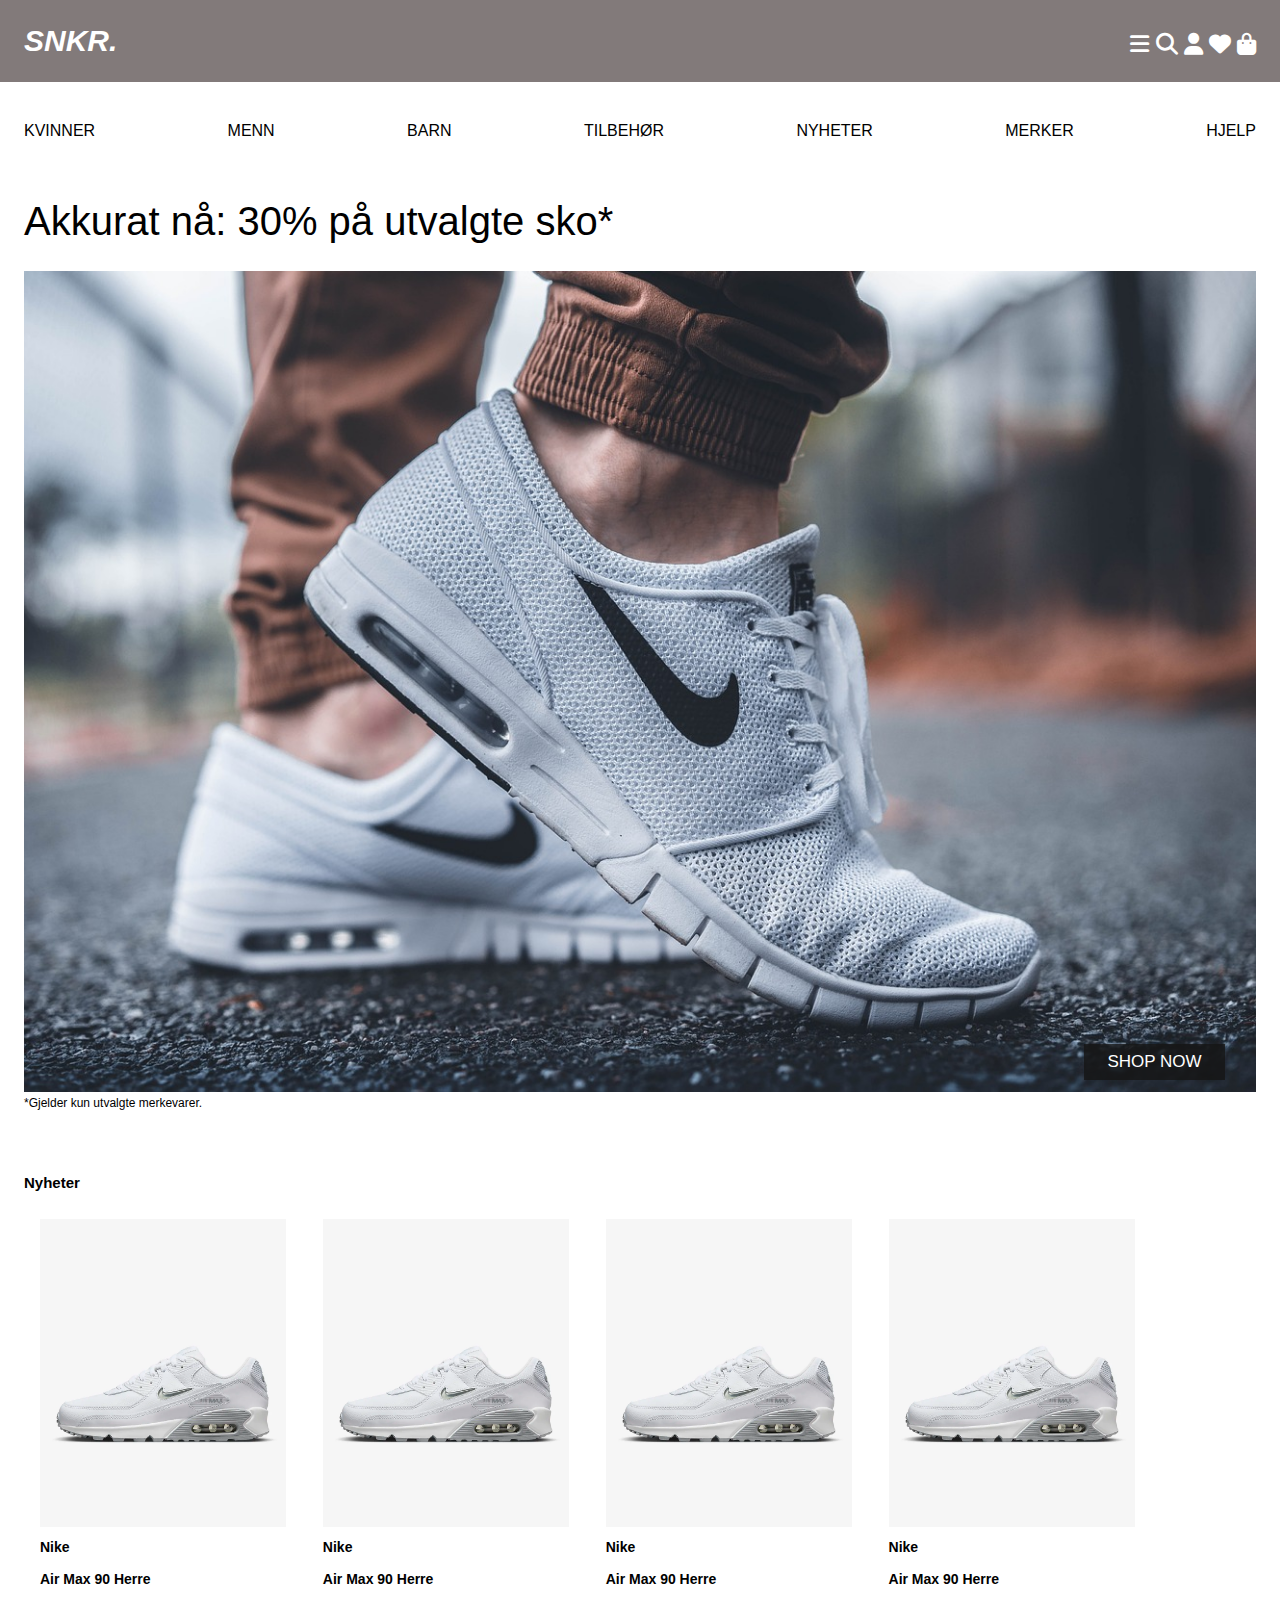
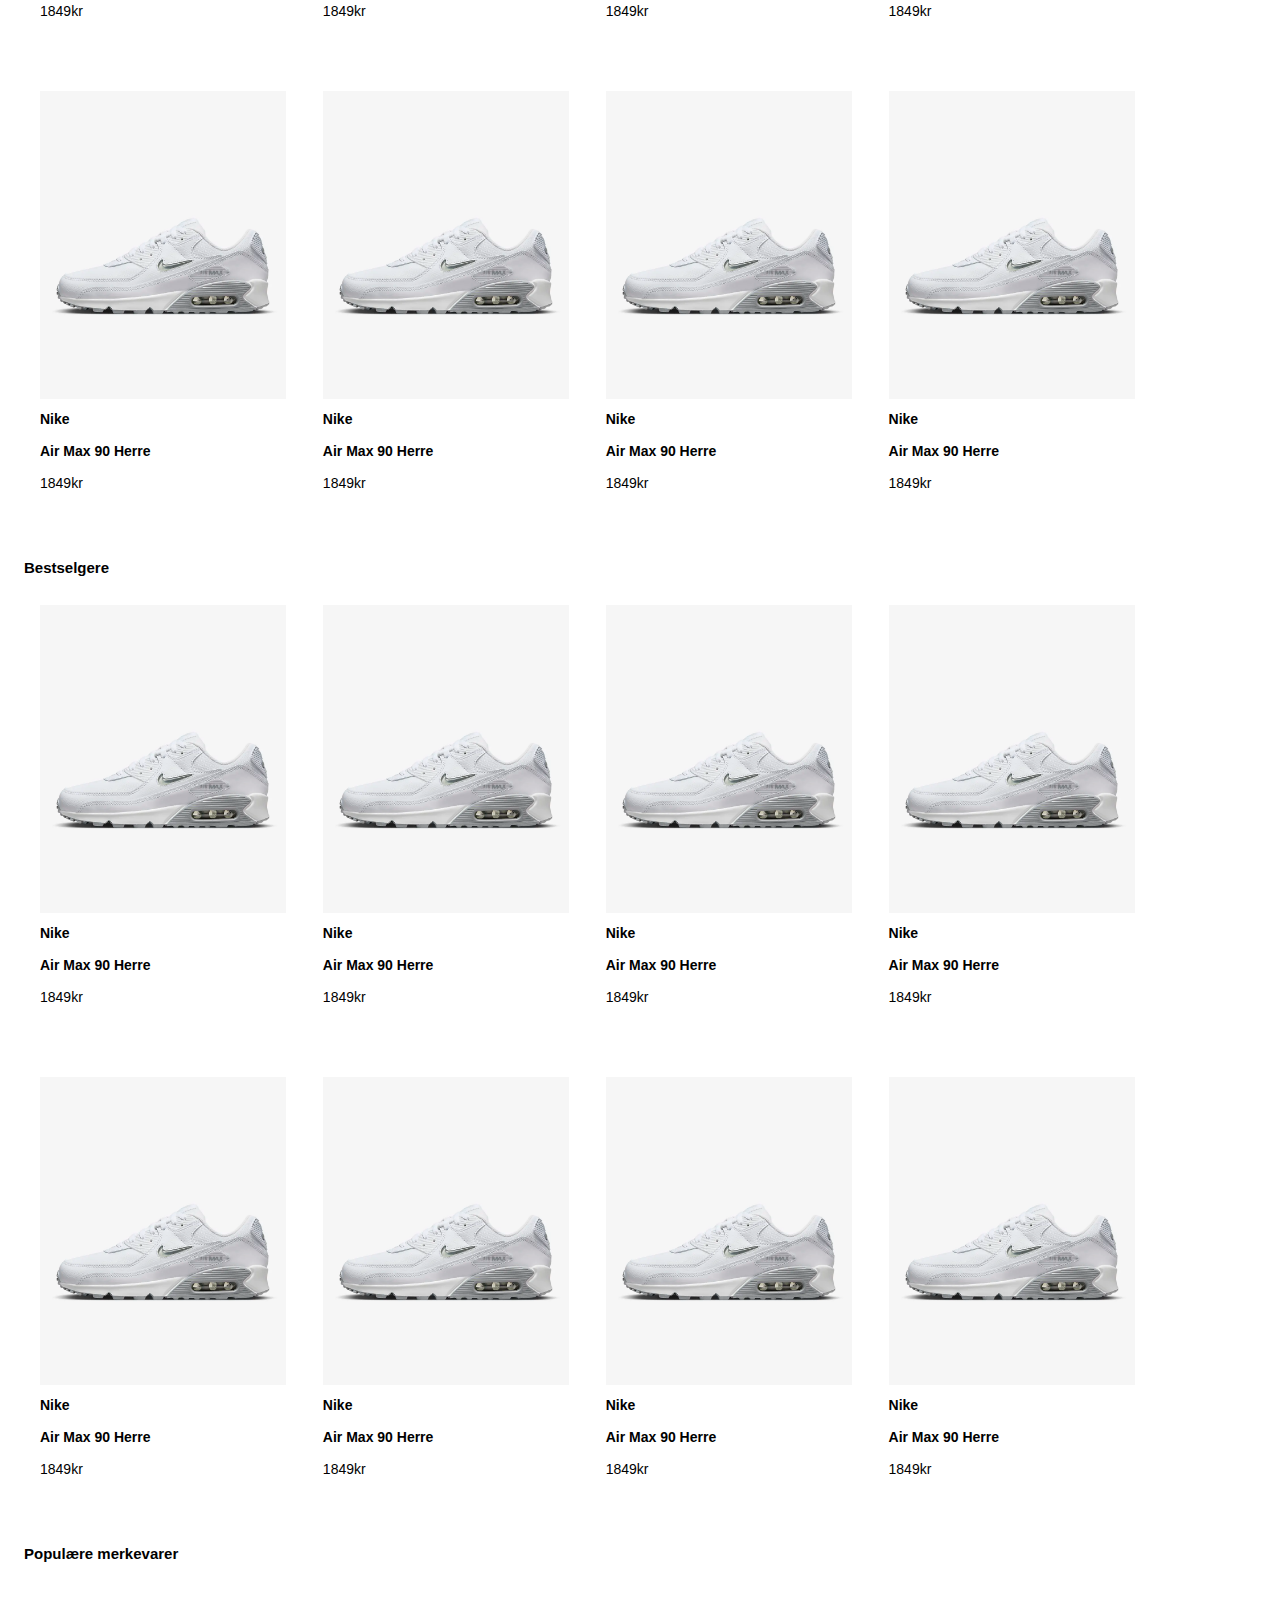
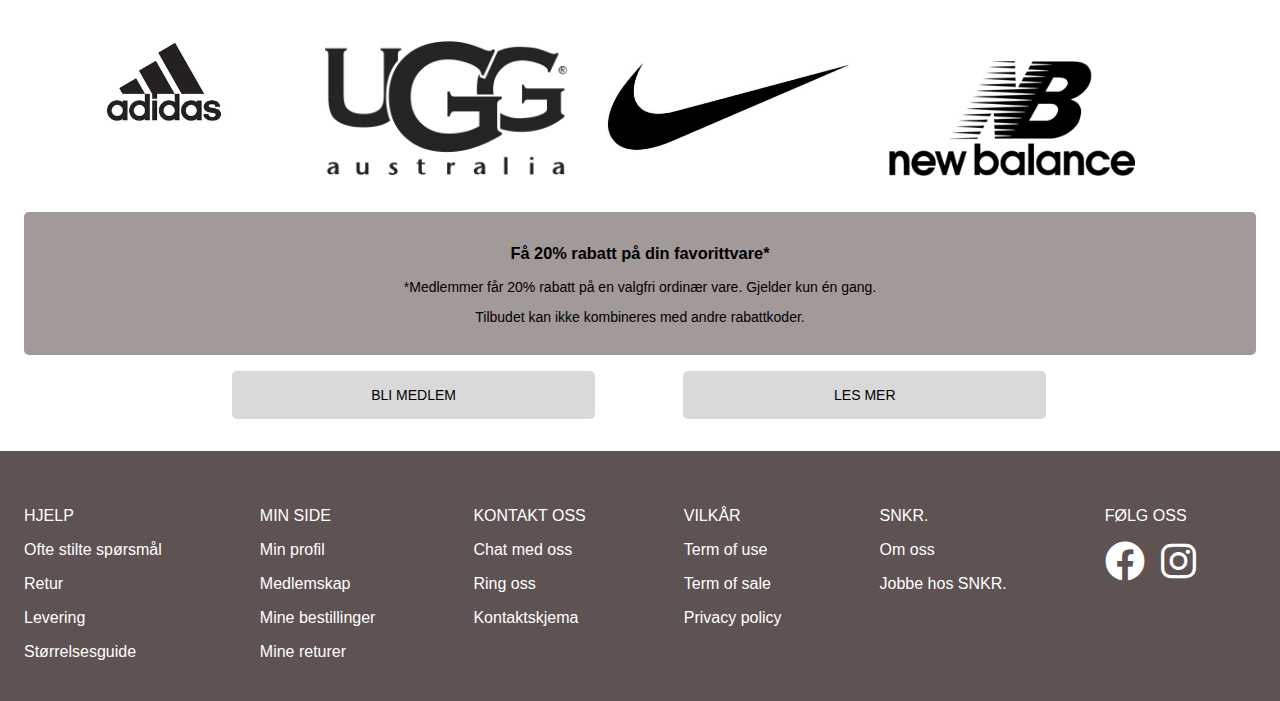
<file: index.html>
<!DOCTYPE html>
<html lang="en">
<head>
    <meta charset="UTF-8">
    <meta name="viewport" content="width=device-width, initial-scale=1.0">
    <!--Generell metadata start-->
    <meta name="description" content="Oppdag dine favorittsko fra ledende merker eller utforsk unike stiler hos SNKR. | Gratis frakt over 599kr og fri retur! | Rask levering">
    <meta name="keywords" content="SNKR, snkr, sko, sneakers, relaterte produkter, lignende produkter, merker, støvletter, damesko, herresko, barnesko, vintersko, høstsko, 
        sommersko, fritidsko, skomote, skobutikk, sko på salg, sko salg, komfortable sko, joggesko, boots, hvite sneakers, hvite sko, svarte sneakers, svarte sko, sorte sko, skopleie, 
        skotilbehør,new balance, ugg, uggs, nike, adidas, vagabond, air max, air force, gazelle, sko tilbud">
    <meta name="author" content="Fitore Victoria Seferaj">
    <!--Generell metadata slutt-->
    <!--Facebook metadata start-->
    <meta property="og:title" content="SNKR Steps: Utforsk Trendy Skodesign">
    <meta property="og:url" content="https://itstud.hiof.no/~fitorevs/oblig4fvs/produkt.html/">
    <meta property="og:description" content="Utforsk det siste innen skotrender hos SNKR. Oppdag unike design og trendy sko som lar deg uttrykke din unike stil.">
    <meta property="og:image:alt" content="img/feet-1840619_1280.jpg" alt="Hvite joggesko">
    <!--Facebook metadata slutt-->
    <link rel="stylesheet" href="https://necolas.github.io/normalize.css/8.0.1/normalize.css" type="text/css">
    <link href="css/font/css/fontawesome.css" rel="stylesheet">
    <link href="css/font/css/brands.css" rel="stylesheet">
    <link href="css/font/css/solid.css" rel="stylesheet">
    <link rel="stylesheet" href="css/style.css" type="text/css">
    <title>SNKR. Trendy Shoes Online</title>
</head>
<body>
    <div id="grid-container">
        <!--header start-->
        <header>
            <!--Snarvei til hovedinnhold-->
            <!--ARIA-attributt-->
            <a href="#main" class="skip" role="link" aria-label="Skip to main content">Skip to main content</a> 
            <!--ARIA-attributt-->
            <nav role="navigation"> 
                <!--Lagt til span rundt logo-->
                <span>
                    <a href="index.html" id="logo">SNKR.</a>
                </span>
                <div class="icons">
                    <!--ARIA-attributt-->
                    <i id="ham" class="fa-solid fa-bars" role="button" aria-label="Open menu"></i>
                    <i class="fa-solid fa-magnifying-glass" role="button" aria-label="Search"></i>
                    <i class="fa-regular fa-user" role="button" aria-label="User"></i>
                    <i class="fa-regular fa-heart" role="button" aria-label="Favorites"></i> 
                    <i class="fa-solid fa-bag-shopping" role="button" aria-label="Shopping bag"></i>
                </div>
                <ul class="navbar">
                    <!--ARIA-attributt-->
                    <li role="menuitem"><a href="#">KVINNER</a></li>
                    <li role="menuitem"><a href="produkt.html">MENN</a></li>
                    <li role="menuitem"><a href="#">BARN</a></li>
                    <li role="menuitem"><a href="#">TILBEHØR</a></li>
                    <li role="menuitem"><a href="#">NYHETER</a></li>
                    <li role="menuitem"><a href="#">MERKER</a></li>
                    <li role="menuitem"><a href="hjelp.html">HJELP</a></li>
                    <!--Linket til analyse.html-->
                    <li role="menuitem"><a href="analyse.html">ANALYSE</a></li>
                </ul>
            </nav>
        </header>
        <!--header slutt-->
        <!--main start-->
        <!--ARIA-attributt-->
        <main id="main" role="main">
            <section role="navigation" aria-label="Site navigation">
                <ul class="navigation">
                    <li><a href="#" class="navigation">KVINNER</a></li>
                    <li><a href="produkt.html" class="navigation">MENN</a></li>
                    <li><a href="#" class="navigation">BARN</a></li>
                    <li><a href="#" class="navigation">TILBEHØR</a></li>
                    <li><a href="#" class="navigation">NYHETER</a></li>
                    <li><a href="#" class="navigation">MERKER</a></li>
                    <li><a href="hjelp.html" class="navigation">HJELP</a></li>
                </ul>
            </section>
            <!--Lagt til "SHOP NOW"-knapp på bildet: img/feet-1840619_1280.jpg-->
            <section class="img-btn">
                <!--ARIA-attributt-->
                <h1 class="h1" id="promo-heading">Akkurat nå: 30% på utvalgte sko*</h1>
                <img src="img/feet-1840619_1280.jpg" alt="Hvite joggesko" aria-labelledby="promo-heading"> <!--Kilde: Bildet er tatt av Pexels fra Pixabay-->
                <p class="obs">*Gjelder kun utvalgte merkevarer.</p>
                <a href="produkt.html" class="shop-now-btn">SHOP NOW</a>
            </section>
                <section>
                    <h2 class="h2-news">Nyheter</h2>
                        <section class="img">
                            <img src="img/air-max-90.webp" alt="Skobilde av Nike Air Max 90"> <!--Nike (u.å) Nike Air Max 90 [Fotografi]. Hentet 13.09.2023 fra https://www.nike.com/no/t/air-max-90-herresko-QKmdVV/FN8005-100 -->
                                <h3 class="h3"><a href="produkt.html" class="product-shoe">Nike</a></h3>
                                <h4 class="h4">Air Max 90 Herre</h4>
                                <p class="p">1849kr</p>
                        </section>
                        <section class="img">
                            <img src="img/air-max-90.webp" alt="Skobilde av Nike Air Max 90">
                                <h3 class="h3">Nike</h3>
                                <h4 class="h4">Air Max 90 Herre</h4>
                                <p class="p">1849kr</p>
                        </section>
                        <section class="img">
                            <img src="img/air-max-90.webp" alt="Skobilde av Nike Air Max 90">
                                <h3 class="h3">Nike</h3>
                                <h4 class="h4">Air Max 90 Herre</h4>
                                <p class="p">1849kr</p>
                        </section>
                        <section class="img">
                            <img src="img/air-max-90.webp" alt="Skobilde av Nike Air Max 90">
                                <h3 class="h3">Nike</h3>
                                <h4 class="h4">Air Max 90 Herre</h4>
                                <p class="p">1849kr</p>
                        </section>
                        <section class="img">
                            <img src="img/air-max-90.webp" alt="Skobilde av Nike Air Max 90">
                                <h3 class="h3">Nike</h3>
                                <h4 class="h4">Air Max 90 Herre</h4>
                                <p class="p">1849kr</p>
                        </section>
                        <section class="img">
                            <img src="img/air-max-90.webp" alt="Skobilde av Nike Air Max 90">
                                <h3 class="h3">Nike</h3>
                                <h4 class="h4">Air Max 90 Herre</h4>
                                <p class="p">1849kr</p>
                        </section>
                        <section class="img">
                            <img src="img/air-max-90.webp" alt="Skobilde av Nike Air Max 90">
                                <h3 class="h3">Nike</h3>
                                <h4 class="h4">Air Max 90 Herre</h4>
                                <p class="p">1849kr</p>
                        </section>
                        <section class="img">
                            <img src="img/air-max-90.webp" alt="Skobilde av Nike Air Max 90">
                                <h3 class="h3">Nike</h3>
                                <h4 class="h4">Air Max 90 Herre</h4>
                                <p class="p">1849kr</p>
                        </section>
                    </section>
                <section>
                    <h2 class="h2-header">Bestselgere</h2>
                        <section class="img">
                            <img src="img/air-max-90.webp" alt="Skobilde av Nike Air Max 90">
                                <h3 class="h3">Nike</h3>
                                <h4 class="h4">Air Max 90 Herre</h4>
                                <p class="p">1849kr</p>
                        </section>
                        <section class="img">
                            <img src="img/air-max-90.webp" alt="Skobilde av Nike Air Max 90">
                                <h3 class="h3">Nike</h3>
                                <h4 class="h4">Air Max 90 Herre</h4>
                                <p class="p">1849kr</p>
                        </section>
                        <section class="img">
                            <img src="img/air-max-90.webp" alt="Skobilde av Nike Air Max 90">
                                <h3 class="h3">Nike</h3>
                                <h4 class="h4">Air Max 90 Herre</h4>
                                <p class="p">1849kr</p>
                        </section>
                        <section class="img">
                            <img src="img/air-max-90.webp" alt="Skobilde av Nike Air Max 90">
                                <h3 class="h3">Nike</h3>
                                <h4 class="h4">Air Max 90 Herre</h4>
                                <p class="p">1849kr</p>
                        </section>
                        <section class="img">
                            <img src="img/air-max-90.webp" alt="Skobilde av Nike Air Max 90">
                                <h3 class="h3">Nike</h3>
                                <h4 class="h4">Air Max 90 Herre</h4>
                                <p class="p">1849kr</p>
                        </section>
                        <section class="img">
                            <img src="img/air-max-90.webp" alt="Skobilde av Nike Air Max 90">
                                <h3 class="h3">Nike</h3>
                                <h4 class="h4">Air Max 90 Herre</h4>
                                <p class="p">1849kr</p>
                        </section>
                        <section class="img">
                            <img src="img/air-max-90.webp" alt="Skobilde av Nike Air Max 90">
                                <h3 class="h3">Nike</h3>
                                <h4 class="h4">Air Max 90 Herre</h4>
                                <p class="p">1849kr</p>
                        </section>
                        <section class="img">
                            <img src="img/air-max-90.webp" alt="Skobilde av Nike Air Max 90">
                                <h3 class="h3">Nike</h3>
                                <h4 class="h4">Air Max 90 Herre</h4>
                                <p class="p">1849kr</p>
                        </section>
                </section>
                <section>
                    <h2 class="h2-header">Populære merkevarer</h2>
                        <section class="img3">
                            <img src="img/Adidas-logo.webp" alt="Adidas logo"> <!--Robert Lewis (2023) Adidas Logo [Fotografi]. Britannica: https://www.britannica.com/topic/Adidas-AG -->
                        </section>
                        <section class="img3">
                            <img src="img/ugg.png" alt="Ugg-logo"> <!--Wikimedia (30.12.2018) UGG Australia logo.svg [Logo]: https://commons.wikimedia.org/wiki/File:UGG_Australia_logo.svg -->
                        </section>
                        <section class="img3">
                            <img src="img/nike-logo.jpg" alt="Nike-logo"> <!--Freebie Supply (u.å) Nike Logo PNG Transparent [Logo] Hentet 26.09.2023: https://freebiesupply.com/logos/nike-logo/ -->
                        </section>
                        <section class="img3">
                            <img src="img/New_Balance-logo-F34722CB97-seeklogo.com.png" alt="New Balance-logo"> 
                        </section>
                </section>
            <!--ARIA-attributt-->  
            <section class="offer" aria-label="Bli medlem-seksjon">
                <h3>Få 20% rabatt på din favorittvare*</h3>
                <p>*Medlemmer får 20% rabatt på en valgfri ordinær vare. Gjelder kun én gang.</p>
                <p>Tilbudet kan ikke kombineres med andre rabattkoder.</p>
            </section>
            <section id="medlem-lesmer" aria-label="Bli medlem og les mer knapper">
                <a href="#" class="sign-up-btn">BLI MEDLEM</a>
                <a href="#" class="read-more-btn">LES MER</a>
            </section>
        </main>
        <!--main slutt-->
        <!--footer start-->
        <!--ARIA-attributt-->
        <footer class="site-footer" role="contentinfo">
            <ul class="help">
                <li><a href="hjelp.html">HJELP</a></li>
                <li><a href="#">Ofte stilte spørsmål</a></li>
                <li><a href="#">Retur</a></li>
                <li><a href="#">Levering</a></li>
                <li><a href="#">Størrelsesguide</a></li>
            </ul>
            <ul class="profile">
                <li><a href="#">MIN SIDE</a></li>
                <li><a href="#">Min profil</a></li>
                <li><a href="#">Medlemskap</a></li>
                <li><a href="#">Mine bestillinger</a></li>
                <li><a href="#">Mine returer</a></li>
            </ul>
            <ul class="contact">
                <li><a href="#">KONTAKT OSS</a></li>
                <li><a href="#">Chat med oss</a></li>
                <li><a href="#">Ring oss</a></li>
                <li><a href="#">Kontaktskjema</a></li>
            </ul>
            <ul class="terms">
                <li><a href="#">VILKÅR</a></li>
                <li><a href="#">Term of use</a></li>
                <li><a href="#">Term of sale</a></li>
                <li><a href="#">Privacy policy</a></li>
            </ul>
            <ul class="snkr">
                <li><a href="#">SNKR.</a></li>
                <li><a href="#">Om oss</a></li>
                <li><a href="#">Jobbe hos SNKR.</a></li>
            </ul>
            <ul class="social-media">
                <li><a href="#">FØLG OSS</a></li>
                <!--ARIA-attributt-->
                <li><i class="fa-brands fa-facebook" aria-label="Facebook"></i>
                <li><i class="fa-brands fa-instagram" aria-label="Instagram"></i>
            </ul>
        </footer>
        <!--footer slutt-->
    </div>
    <!--javascript for navbar-->
    <script>
        let x = document.querySelector(".navbar")
        document.getElementById("ham").addEventListener("click", (e) => {
            if (x.className === "navbar") {
                x.className += " responsive";
            } else {
                x.className = "navbar"
            }
        })
    </script>
</body>
</html>
</file>
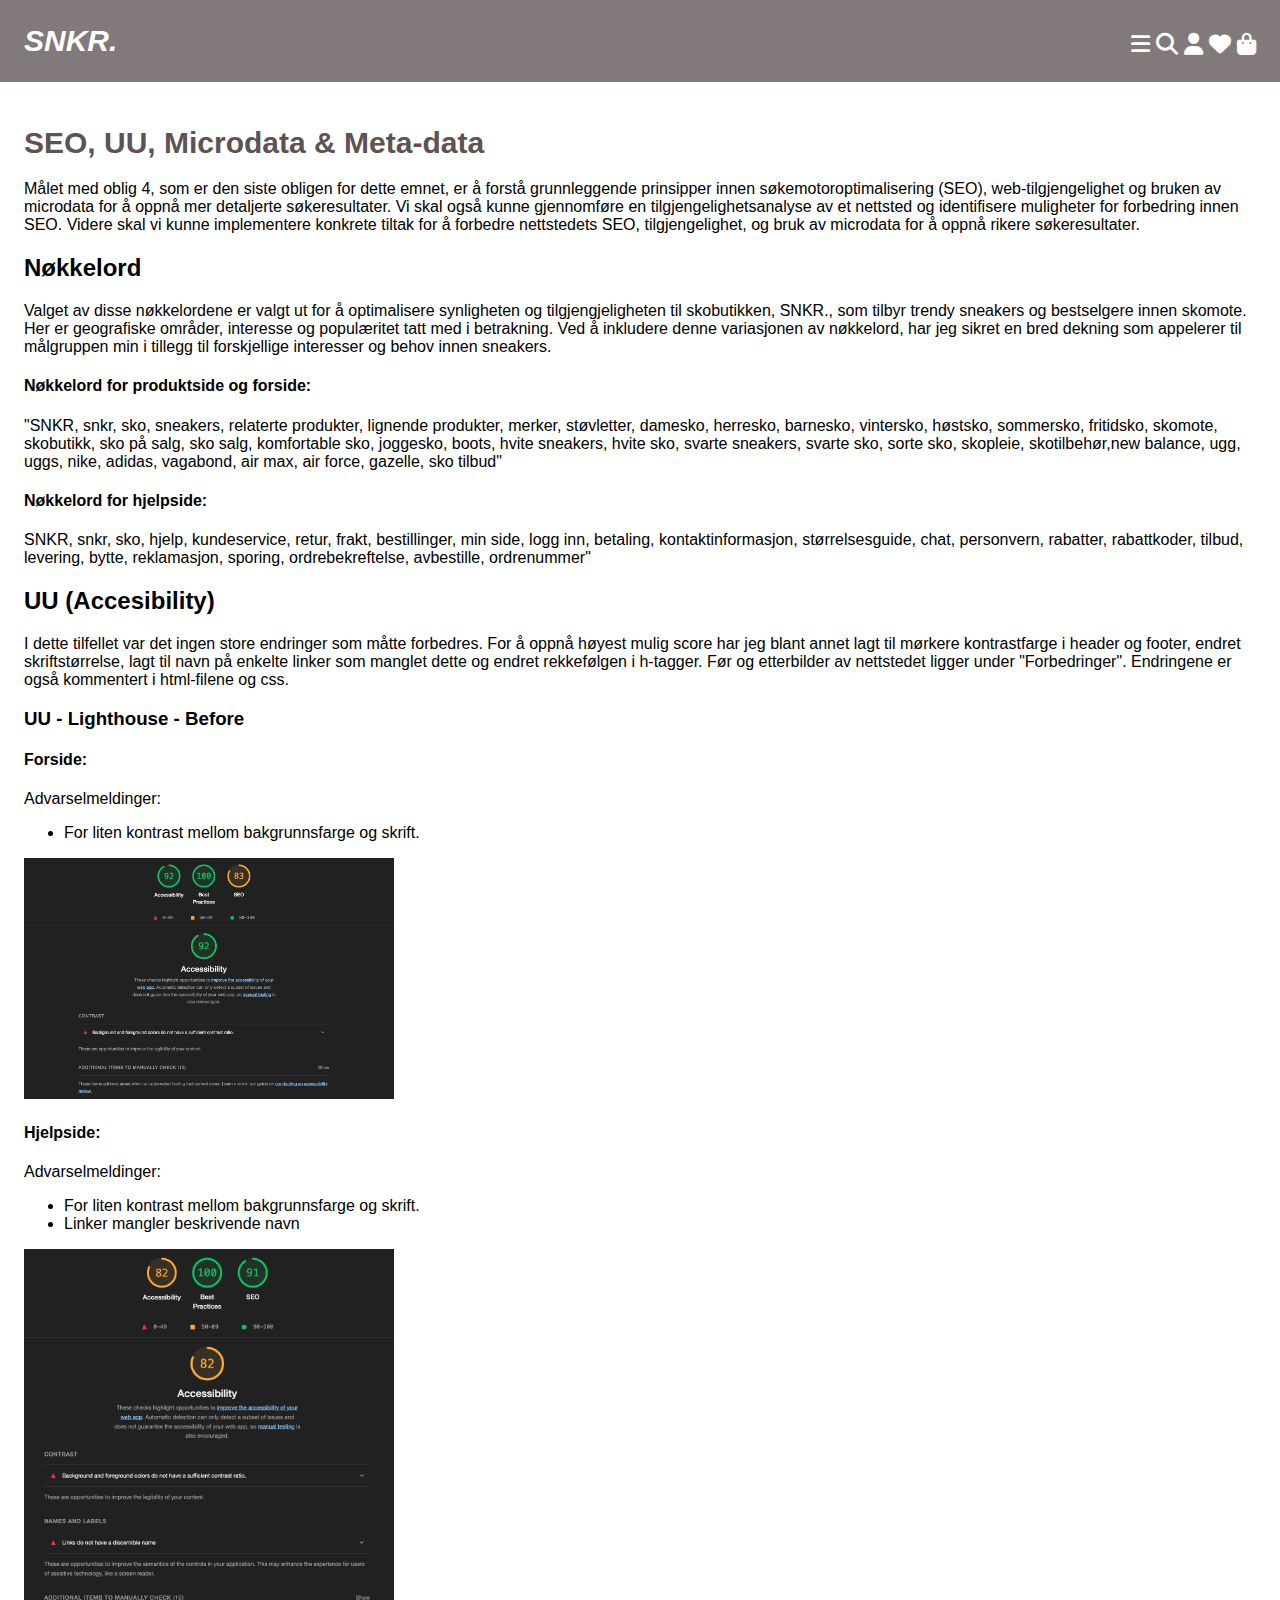
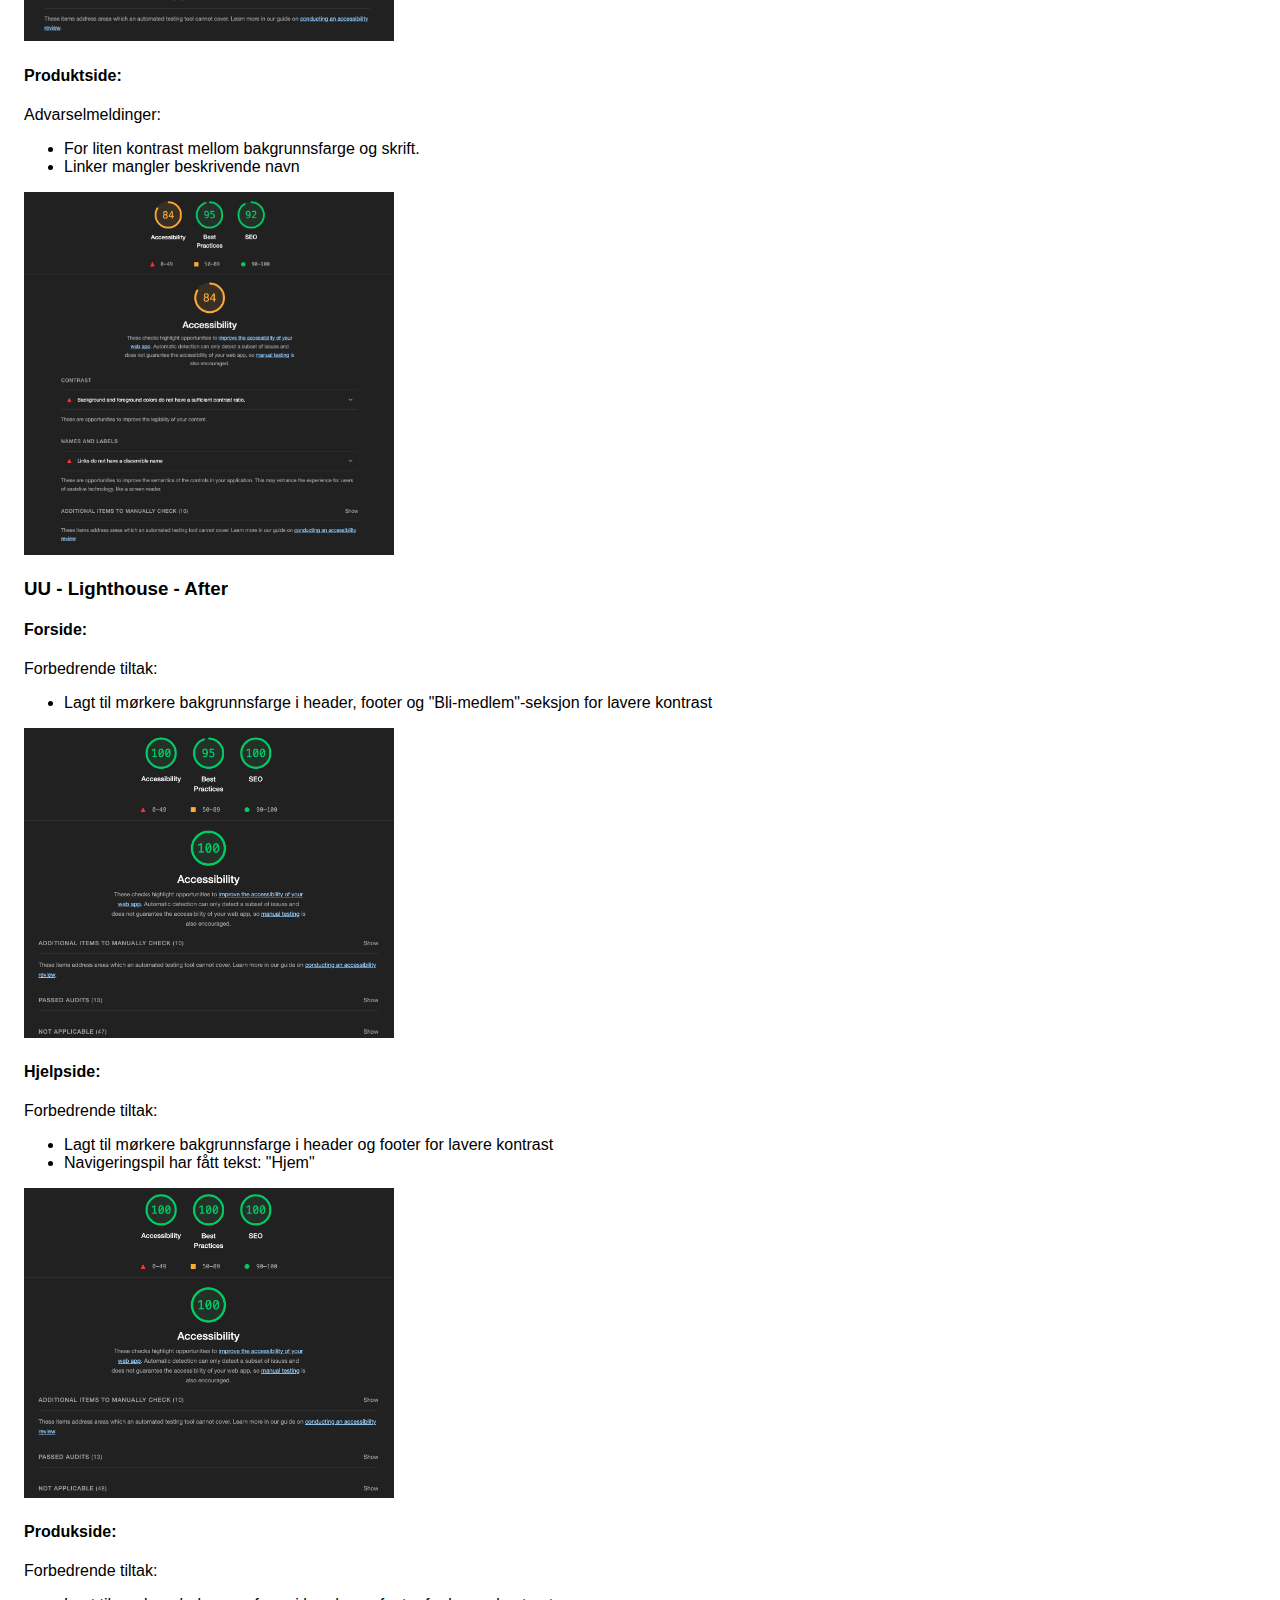
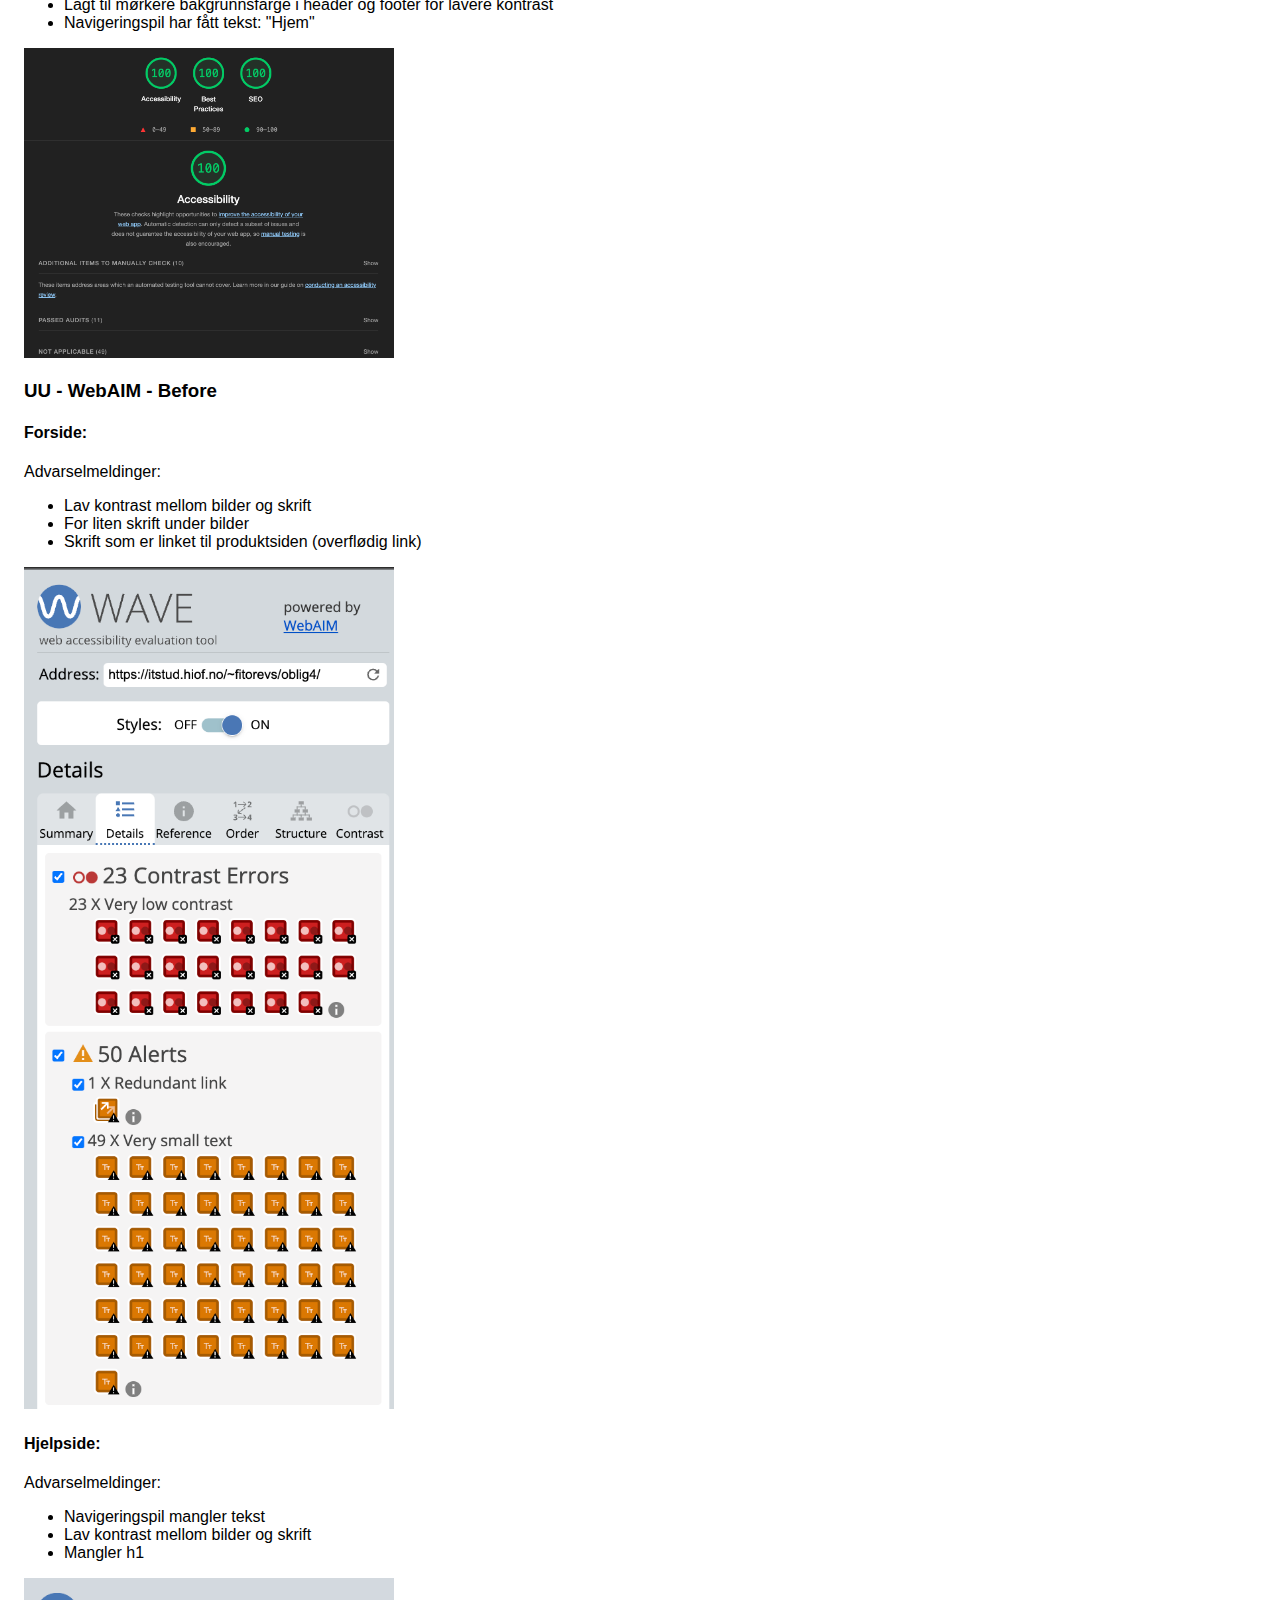
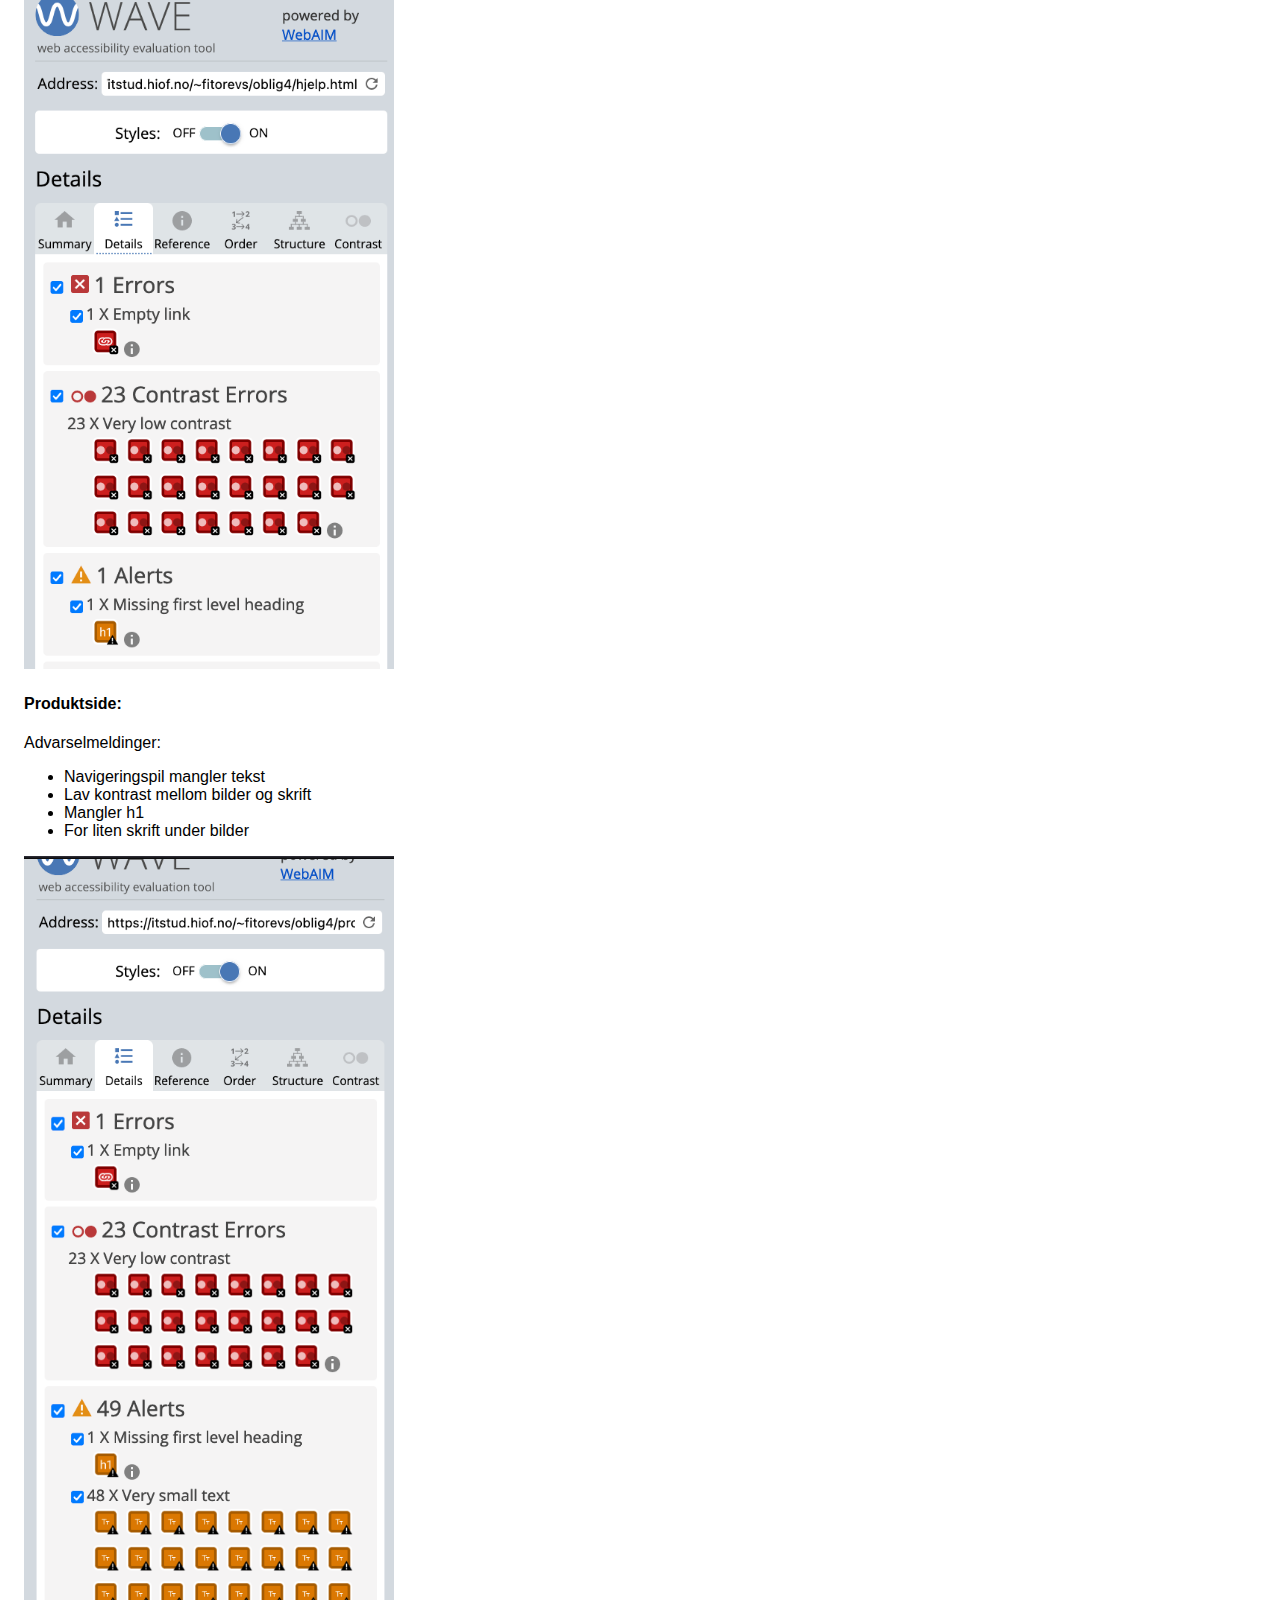
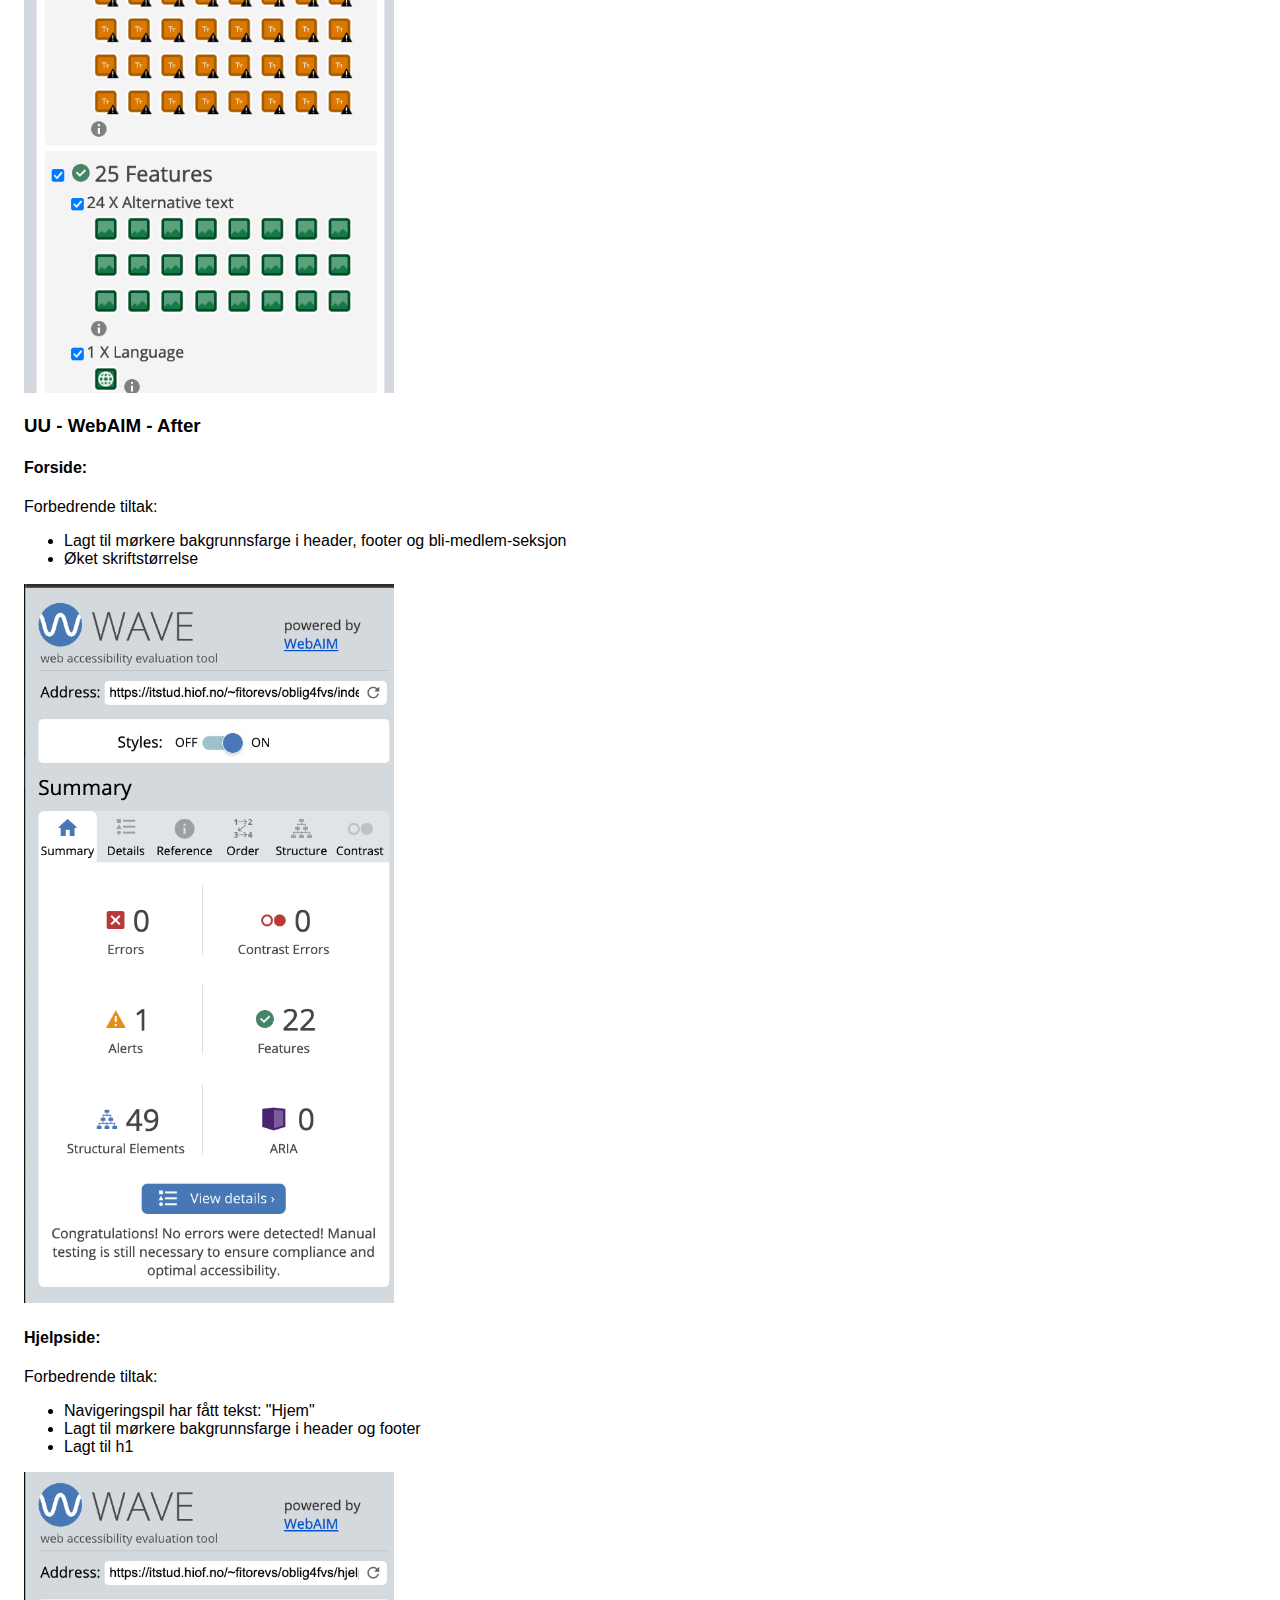
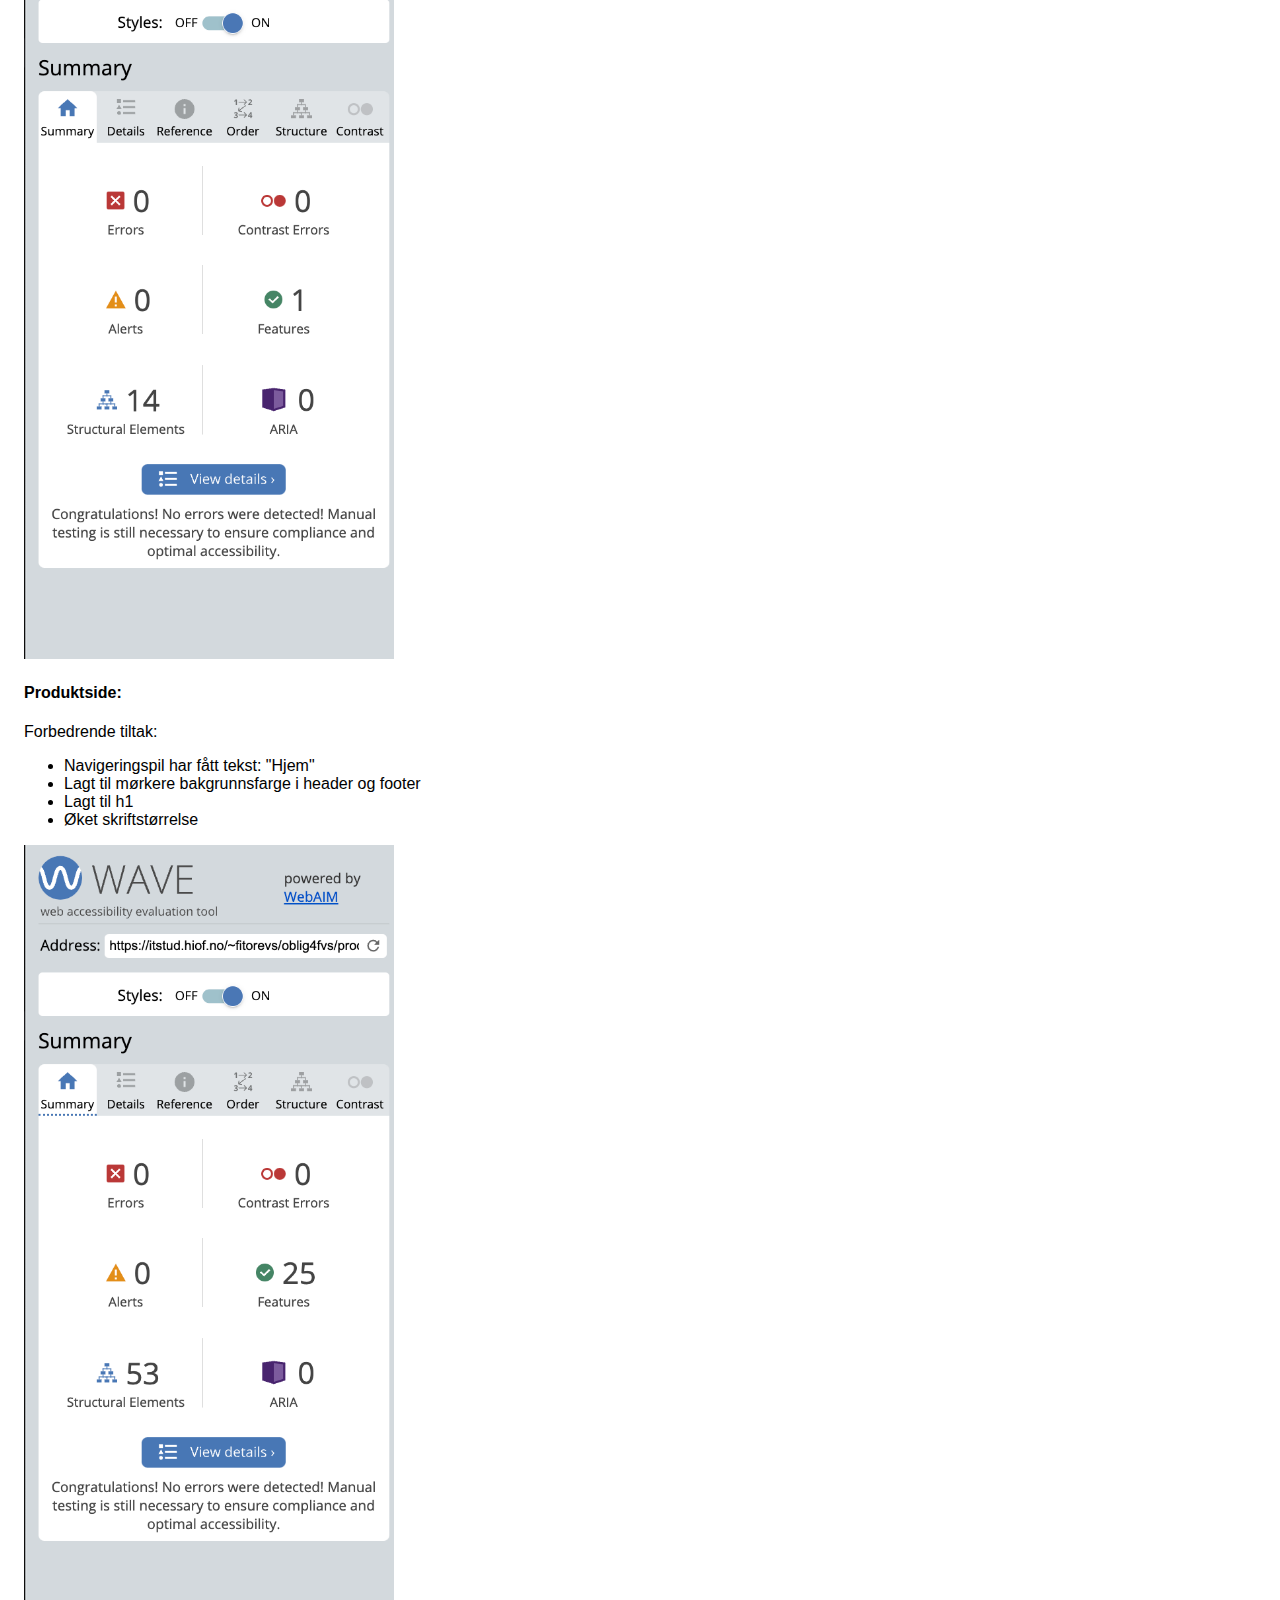
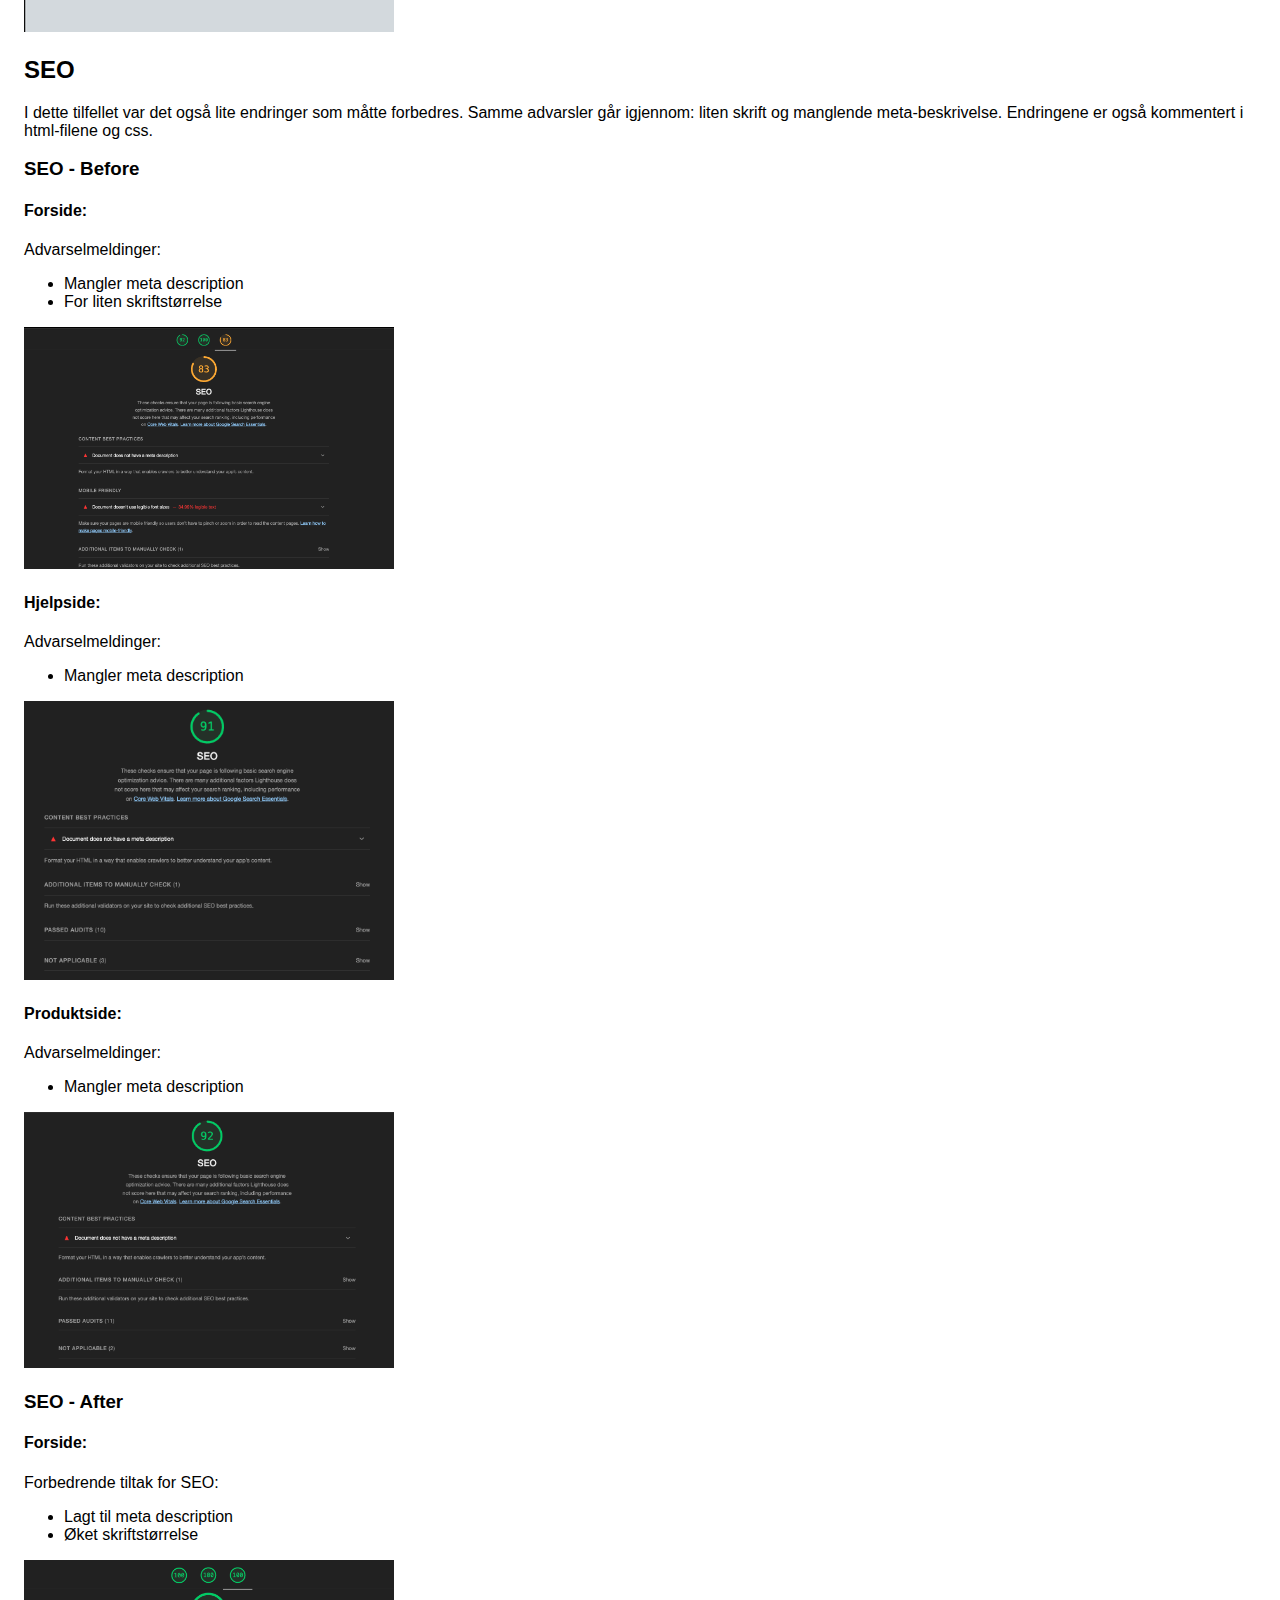
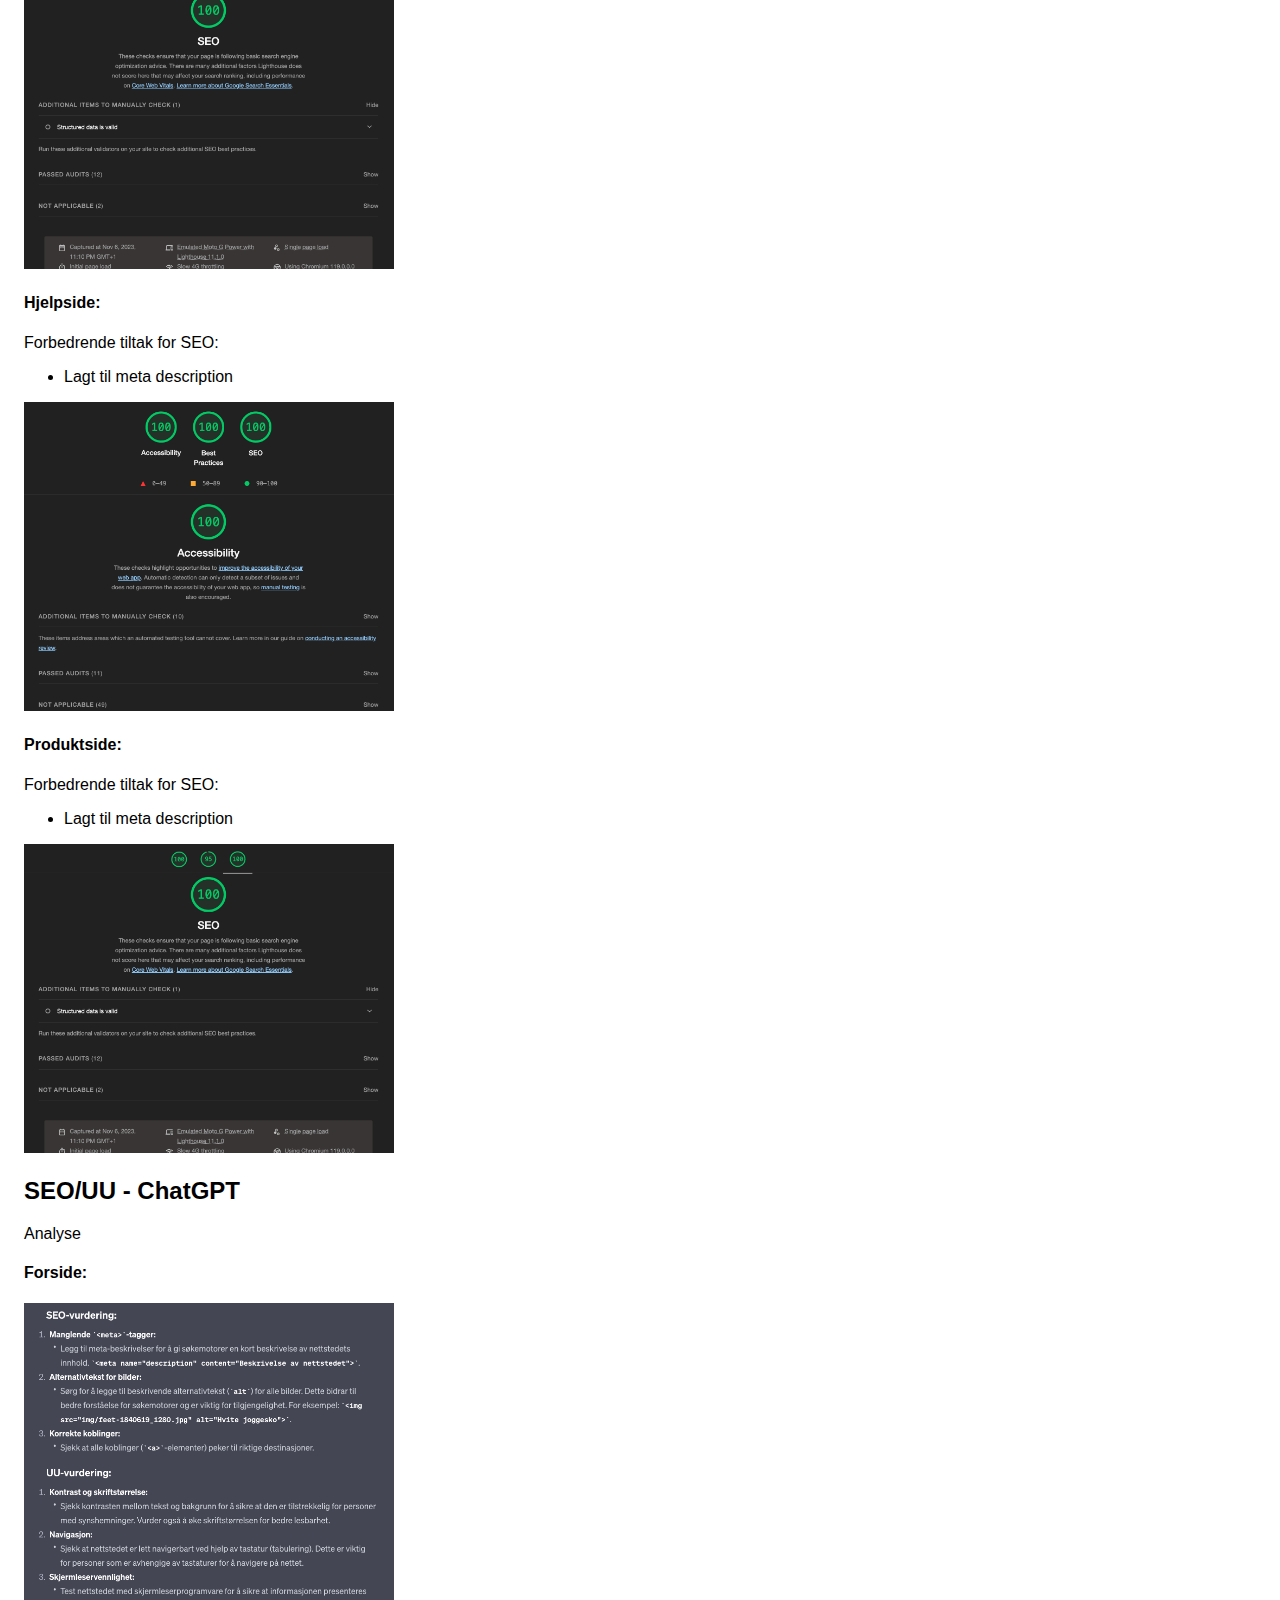
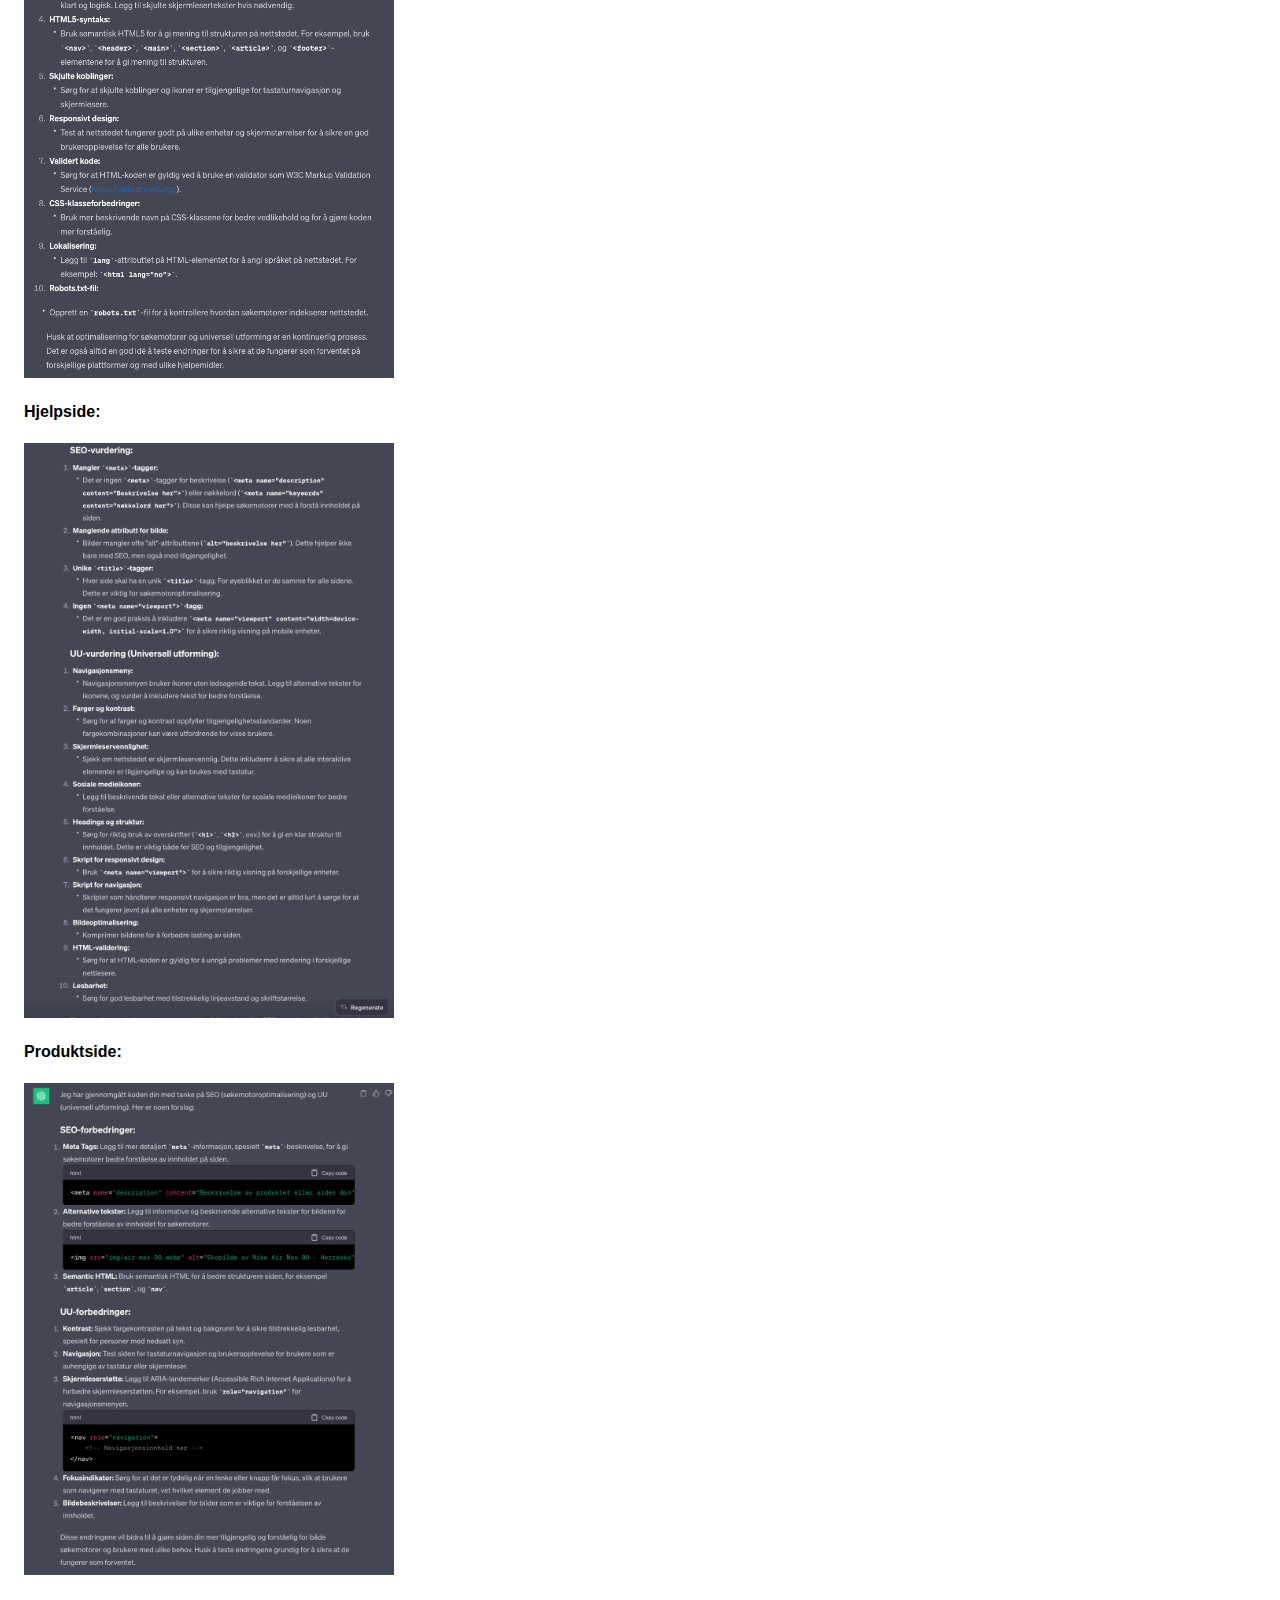
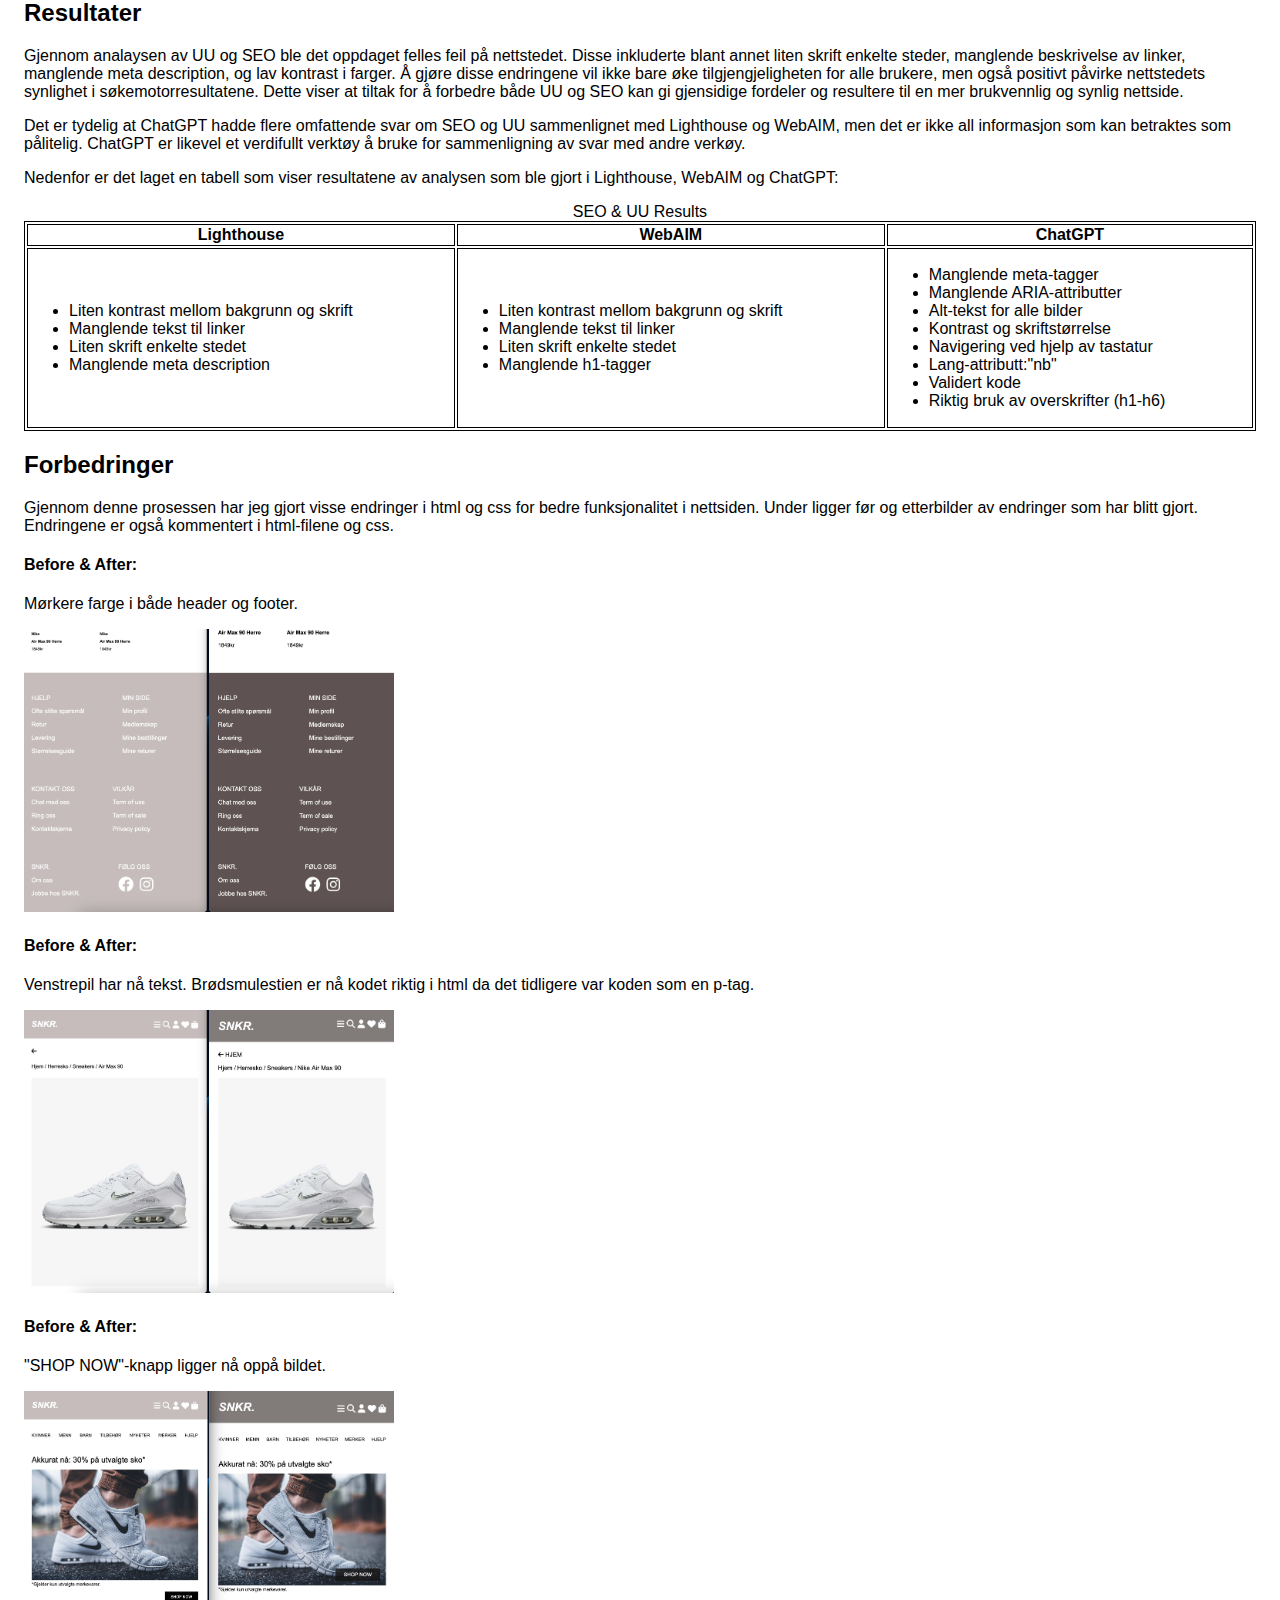
<file: analyse.html>
<!DOCTYPE html>
<html lang="nb">
<head>
    <meta charset="UTF-8">
    <meta name="viewport" content="width=device-width, initial-scale=1.0">
    <link rel="stylesheet" href="https://necolas.github.io/normalize.css/8.0.1/normalize.css" type="text/css">
    <link href="css/font/css/fontawesome.css" rel="stylesheet">
    <link href="css/font/css/brands.css" rel="stylesheet">
    <link href="css/font/css/solid.css" rel="stylesheet">
    <link rel="stylesheet" href="css/style.css" type="text/css">
    <title>Analyse</title>
</head>
<body>
    <header>
        <nav>
            <a href="index.html" id="logo">SNKR.</a>
            <div class="icons">
                <i id="ham" class="fa-solid fa-bars"></i>
                <i class="fa-solid fa-magnifying-glass"></i>
                <i class="fa-regular fa-user"></i>
                <i class="fa-regular fa-heart"></i> 
                <i class="fa-solid fa-bag-shopping"></i>
            </div>
            <ul class="navbar">
                <li><a href="#">KVINNER</a></li>
                <li><a href="produkt.html">MENN</a></li>
                <li><a href="#">BARN</a></li>
                <li><a href="#">TILBEHØR</a></li>
                <li><a href="#">NYHETER</a></li>
                <li><a href="#">MERKER</a></li>
                <li><a href="hjelp.html">HJELP</a></li>
                <li><a href="analyse.html">ANALYSE</a></li>
            </ul>
        </nav>
    </header>
    <main>
        <section>
            <h1 class="h1-analyse">SEO, UU, Microdata & Meta-data</h1>
            <p>Målet med oblig 4, som er den siste obligen for dette emnet, er å forstå grunnleggende prinsipper innen søkemotoroptimalisering (SEO), web-tilgjengelighet og bruken av microdata for å oppnå mer detaljerte søkeresultater. Vi skal også kunne gjennomføre en tilgjengelighetsanalyse av et nettsted og identifisere muligheter for forbedring innen SEO. 
                Videre skal vi kunne implementere konkrete tiltak for å forbedre nettstedets SEO, tilgjengelighet, og bruk av microdata for å oppnå rikere søkeresultater. </p>
        </section>
        <!--Nøkkelord-->
        <article>
            <h2>Nøkkelord</h2>
            <p>Valget av disse nøkkelordene er valgt ut for å optimalisere synligheten og tilgjengjeligheten til skobutikken, SNKR., som tilbyr trendy sneakers og bestselgere innen skomote. Her er geografiske områder, interesse og populæritet tatt med i betrakning.
                Ved å inkludere denne variasjonen av nøkkelord, har jeg sikret en bred dekning som appelerer til målgruppen min i tillegg til forskjellige interesser og behov innen sneakers.</p>
            <h4>Nøkkelord for produktside og forside:</h4>
                <p>"SNKR, snkr, sko, sneakers, relaterte produkter, lignende produkter, merker, støvletter, damesko, herresko, barnesko, vintersko, høstsko, sommersko, fritidsko, skomote, skobutikk, sko på salg, sko salg,
                    komfortable sko, joggesko, boots, hvite sneakers, hvite sko, svarte sneakers, svarte sko, sorte sko, skopleie, skotilbehør,new balance, ugg, uggs, nike, adidas, vagabond, air max, air force, gazelle, sko tilbud"</p>
            <h4>Nøkkelord for hjelpside:</h4>
                <p>SNKR, snkr, sko, hjelp, kundeservice, retur, frakt, bestillinger, min side, logg inn, betaling, kontaktinformasjon, størrelsesguide, chat, personvern, rabatter, rabattkoder, tilbud, levering, bytte, reklamasjon, sporing, ordrebekreftelse, avbestille, ordrenummer"</p>
        </article>
        <!--UU-->
        <section>
            <h2>UU (Accesibility)</h2>
                <p>I dette tilfellet var det ingen store endringer som måtte forbedres. 
                    For å oppnå høyest mulig score har jeg blant annet lagt til mørkere kontrastfarge i header og footer, endret skriftstørrelse, 
                    lagt til navn på enkelte linker som manglet dette og endret rekkefølgen i h-tagger. Før og etterbilder av nettstedet ligger under "Forbedringer". Endringene er også kommentert i html-filene og css.</p>
        </section>
        <!--UU-Lighthouse-->
            <section>
                <h3>UU - Lighthouse - Before</h3>
                    <h4>Forside:</h4>
                    <p>Advarselmeldinger:</p>
                        <ul>
                            <li>For liten kontrast mellom bakgrunnsfarge og skrift.</li>
                        </ul>
                        <img src="analyse-img/UU-forside-before.png" alt="Førbilde UU for skobutikkens forside" class="img-size">
                    <h4>Hjelpside:</h4>
                    <p>Advarselmeldinger:</p>
                        <ul>
                            <li>For liten kontrast mellom bakgrunnsfarge og skrift.</li>
                            <li>Linker mangler beskrivende navn</li>
                        </ul>
                        <img src="analyse-img/UU-hjelp-before.png" alt="Førbilde UU for skobutikkens hjelpside" class="img-size">
                    <h4>Produktside:</h4>
                    <p>Advarselmeldinger:</p>
                        <ul>
                            <li>For liten kontrast mellom bakgrunnsfarge og skrift.</li>
                            <li>Linker mangler beskrivende navn</li>
                        </ul>
                        <img src="analyse-img/UU-produkt-before.png" alt="Førbilde UU for skobutikkens produkside" class="img-size">
            </section>
            <section>
                <h3>UU - Lighthouse - After</h3>
                    <h4>Forside:</h4>
                    <p>Forbedrende tiltak:</p>
                        <ul>
                            <li>Lagt til mørkere bakgrunnsfarge i header, footer og "Bli-medlem"-seksjon for lavere kontrast</li>
                        </ul>
                        <img src="analyse-img/UU-forside-after.png" alt="Etterbilde av UU for forside " class="img-size">
                    <h4>Hjelpside:</h4>
                    <p>Forbedrende tiltak:</p>
                        <ul>
                            <li>Lagt til mørkere bakgrunnsfarge i header og footer for lavere kontrast</li>
                            <li>Navigeringspil har fått tekst: "Hjem"</li>
                        </ul>
                        <img src="analyse-img/UU-hjelp-after.png" alt="Etterbilde av UU for hjelpside" class="img-size">
                    <h4>Produkside:</h4>
                    <p>Forbedrende tiltak:</p>
                        <ul>
                            <li>Lagt til mørkere bakgrunnsfarge i header og footer for lavere kontrast</li>
                            <li>Navigeringspil har fått tekst: "Hjem"</li>
                        </ul>
                        <img src="analyse-img/UU-produkt-after.png" alt="Etterbilde av UU for produktside" class="img-size">
            </section>
            <!--UU-WebAIM-->
            <section>
                <h3>UU - WebAIM - Before</h3>
                    <h4>Forside:</h4>
                        <p>Advarselmeldinger:</p>
                        <ul>
                            <li>Lav kontrast mellom bilder og skrift</li>
                            <li>For liten skrift under bilder</li>
                            <li>Skrift som er linket til produktsiden (overflødig link)</li>
                        </ul>
                        <img src="analyse-img/WAVE-forside-before2.png" alt="Førbilde av UU for forside" class="img-size">
                    <h4>Hjelpside:</h4>
                        <p>Advarselmeldinger:</p>
                        <ul>
                            <li>Navigeringspil mangler tekst</li>
                            <li>Lav kontrast mellom bilder og skrift</li>
                            <li>Mangler h1</li>
                        </ul>
                        <img src="analyse-img/WAVE-hjelp-before2.png" alt="Førbilde av UU for hjelpside" class="img-size">
                    <h4>Produktside:</h4>
                    <p>Advarselmeldinger:</p>
                        <ul>
                            <li>Navigeringspil mangler tekst</li>
                            <li>Lav kontrast mellom bilder og skrift</li>
                            <li>Mangler h1</li>
                            <li>For liten skrift under bilder</li>
                        </ul>
                        <img src="analyse-img/WAVE-produkt-before2.png" alt="Førbilde av UU for produktside" class="img-size">
            </section>
            <section>
                <h3>UU - WebAIM - After</h3>
                    <h4>Forside:</h4>
                    <p>Forbedrende tiltak:</p>
                        <ul>
                            <li>Lagt til mørkere bakgrunnsfarge i header, footer og bli-medlem-seksjon</li>
                            <li>Øket skriftstørrelse</li>
                        </ul>
                        <img src="analyse-img/WAVE-forside-after1.png" alt="Etterbilde av UU for forside" class="img-size">
                    <h4>Hjelpside:</h4>
                    <p>Forbedrende tiltak:</p>
                        <ul>
                            <li>Navigeringspil har fått tekst: "Hjem"</li>
                            <li>Lagt til mørkere bakgrunnsfarge i header og footer</li>
                            <li>Lagt til h1</li>
                        </ul>
                        <img src="analyse-img/WAVE-hjelp-after.png" alt="Etterbilde av UU for hjelpside" class="img-size">
                    <h4>Produktside:</h4>
                    <p>Forbedrende tiltak:</p>
                        <ul>
                            <li>Navigeringspil har fått tekst: "Hjem"</li>
                            <li>Lagt til mørkere bakgrunnsfarge i header og footer</li>
                            <li>Lagt til h1</li>
                            <li>Øket skriftstørrelse</li>
                        </ul>
                        <img src="analyse-img/WAVE-produkt-after.png" alt="Etterbilde av UU for produktside" class="img-size">
                </section>
        <!--SEO-->
        <section>
            <h2>SEO</h2>
                <p>I dette tilfellet var det også lite endringer som måtte forbedres. Samme advarsler går igjennom: liten skrift og manglende meta-beskrivelse. Endringene er også kommentert i html-filene og css. </p>
        </section>
            <section>
                <h3>SEO - Before</h3>
                    <h4>Forside:</h4>
                    <p>Advarselmeldinger:</p>
                        <ul>
                            <li>Mangler meta description</li>
                            <li>For liten skriftstørrelse</li>
                        </ul>
                        <img src="analyse-img/SEO-forside-before.png" alt="Førbilde av SEO for forside" class="img-size">
                    <h4>Hjelpside:</h4>
                    <p>Advarselmeldinger:</p>
                        <ul>
                            <li>Mangler meta description</li>
                        </ul>
                        <img src="analyse-img/SEO-hjelp-before.png" alt="Førbilde av SEO for hjelpside" class="img-size">
                    <h4>Produktside:</h4>
                    <p>Advarselmeldinger:</p>
                        <ul>
                            <li>Mangler meta description</li>
                        </ul>
                        <img src="analyse-img/SEO-produkt-before.png" alt="Førbilde av SEO for produktside" class="img-size">
            </section>
            <section>
                <h3>SEO - After</h3>
                <h4>Forside:</h4>
                <p>Forbedrende tiltak for SEO:</p>
                        <ul>
                            <li>Lagt til meta description</li>
                            <li>Øket skriftstørrelse</li>
                        </ul>
                    <img src="analyse-img/SEO-forside-after.png" alt="Etterbilde av SEO for forside" class="img-size">
                <h4>Hjelpside:</h4>
                <p>Forbedrende tiltak for SEO:</p>
                        <ul>
                            <li>Lagt til meta description</li>
                        </ul>
                    <img src="analyse-img/SEO-hjelp-after.png" alt="Etterbilde av SEO for forside" class="img-size">
                <h4>Produktside:</h4>
                <p>Forbedrende tiltak for SEO:</p>
                        <ul>
                            <li>Lagt til meta description</li>
                        </ul>
                    <img src="analyse-img/SEO-produkt-after.png" alt="Etterbilde av SEO for forside" class="img-size">
            </section>
        <!--SEO/UU-ChatGPT-->
        <section>
            <h2>SEO/UU - ChatGPT</h2>
                <p>Analyse</p>
        </section>
            <section>
                <h4>Forside:</h4>
                    <img src="analyse-img/ChatGPT-forside-before.png" alt="Bilde av UU/SEO for produktside" class="img-size">
                <h4>Hjelpside:</h4>
                    <img src="analyse-img/ChatGPT-hjelp-before.png" alt="Bilde av UU/SEO for hjelpside" class="img-size">
                <h4>Produktside:</h4>
                    <img src="analyse-img/ChatGPT-produkt-before.png" alt="Bilde av UU/SEO for produktside" class="img-size">
            </section>
        <!--Tabell-->
        <h2>Resultater</h2>
            <p>Gjennom analaysen av UU og SEO ble det oppdaget felles feil på nettstedet. Disse inkluderte blant annet liten skrift enkelte steder, 
                manglende beskrivelse av linker, manglende meta description, og lav kontrast i farger. Å gjøre disse endringene vil ikke bare øke tilgjengjeligheten
                for alle brukere, men også positivt påvirke nettstedets synlighet i søkemotorresultatene. Dette viser at tiltak for å forbedre
                både UU og SEO kan gi gjensidige fordeler og resultere til en mer brukvennlig og synlig nettside.</p>
            <p>Det er tydelig at ChatGPT hadde flere omfattende svar om SEO og UU sammenlignet med Lighthouse og WebAIM, men det er ikke all informasjon som kan betraktes som pålitelig.
                ChatGPT er likevel et verdifullt verktøy å bruke for sammenligning av svar med andre verkøy.</p>
            <p>Nedenfor er det laget en tabell som viser resultatene av analysen som ble gjort i Lighthouse, WebAIM og ChatGPT:</p>
            <table style="width: 100%;">
            <caption>SEO & UU Results</caption>
                <tr>
                    <th scope="col">Lighthouse</th>
                    <th scope="col">WebAIM</th>
                    <th scope="col">ChatGPT</th>
                </tr>
                <tr>
                    <td>
                        <ul>
                            <li>Liten kontrast mellom bakgrunn og skrift</li>
                            <li>Manglende tekst til linker</li>
                            <li>Liten skrift enkelte stedet</li>
                            <li>Manglende meta description</li>
                        </ul>
                    </td>
                    <td>
                        <ul>
                            <li>Liten kontrast mellom bakgrunn og skrift</li>
                            <li>Manglende tekst til linker</li>
                            <li>Liten skrift enkelte stedet</li>
                            <li>Manglende h1-tagger</li>
                        </ul>
                    </td>
                    <td>
                        <ul>
                            <li>Manglende meta-tagger</li>
                            <li>Manglende ARIA-attributter</li>
                            <li>Alt-tekst for alle bilder</li>
                            <li>Kontrast og skriftstørrelse</li>
                            <li>Navigering ved hjelp av tastatur</li>
                            <li>Lang-attributt:"nb"</li>
                            <li>Validert kode</li>
                            <li>Riktig bruk av overskrifter (h1-h6)</li>
                        </ul>
                    </td>
                </tr>
            </table>
        <!--Andre forbedringer HTML/CSS-->
        <section>
            <h2>Forbedringer</h2>
                <p>Gjennom denne prosessen har jeg gjort visse endringer i html og css for bedre funksjonalitet i nettsiden. 
                    Under ligger før og etterbilder av endringer som har blitt gjort. Endringene er også kommentert i html-filene og css.</p>
        </section>
            <section>
                <h4>Before & After:</h4>
                    <p>Mørkere farge i både header og footer.</p>
                    <img src="analyse-img/før-og-etter1.png" alt="Før- og etterbilde av footer" class="img-size">
                <h4>Before & After:</h4>
                    <p>Venstrepil har nå tekst. Brødsmulestien er nå kodet riktig i html da det tidligere var koden som en p-tag.</p>
                    <img src="analyse-img/før-og-etter2.png" alt="Før- og etterbilde av header" class="img-size">
                <h4>Before & After:</h4>
                    <p>"SHOP NOW"-knapp ligger nå oppå bildet.</p>
                    <img src="analyse-img/før-og-etter3.png" alt="Før- og etterbilde av header" class="img-size">
                <h4>Before & After:</h4>
                    <p>Større skrift i bli-medlem-seksjon.</p>
                    <img src="analyse-img/før-og-etter4.png" alt="Før- og etterbilde av bli-medlem-seksjon" class="img-size">
                <h4>Before & After:</h4>
                    <p>Handlekurv- og favorittknapp er nå kodet som "button". Det er også lagt til "size"-knapp.</p>
                    <img src="analyse-img/før-og-etter5.png" alt="Før- og etterbilde av bli-medlem-seksjon" class="img-size">
                <h4>Before & After:</h4>
                    <p>Større skrift under produktbilder.</p>
                    <img src="analyse-img/før-og-etter6.png" alt="Før- og etterbilde av bli-medlem-seksjon" class="img-size">
                <h4>Before:</h4>
                    <p>Navbar ville tidligere ikke bli synlig i desktop.</p>
                    <img src="analyse-img/css:html-navbar-before.png" alt="Førbilde av navbar" class="img-size">
                <h4>After:</h4>
                    <p>Navbar er nå synlig i dekstop.</p>
                    <img src="analyse-img/css:html-navbar-after.png" alt="Etterbilde av navbar" class="img-size">
            </section>
        <!--Tilgjengelighet-->
        <section>
            <h2>Skjermleserkompatibilitet</h2>
            <p>For å utføre skjermleserkompatibiliteten har jeg tatt i bruk Mac sin innebygde skjermleser. 
                Ved å markere alt innholdet på nettsiden min, leser skjermleseren dette opp. Gjennom utførselen av hele nettsiden, har jeg bekreftet at skjermleseren korrekt leser opp tekstlig informasjon
                og innhold på siden. Det er viktig å merke at ikoner på siden ble ikke korrekt identifisert eller lest opp av skjermleseren. 
                Dette indikerer på at det er nødvendig å implementere ekstra tilgjengelighetsfunksjoer for å sikre at alle elementer på nettsiden, inkludert ikoner, blir riktig tolket og formidlet av skjermlesere.</p>
        </section>
        <section>
            <h2>Tastaturnavigasjon</h2>
            <p>Tastaturnavigasjon spiller en viktig rolle i utformingen av nettsider, og det er avgjørende for å sikre tilgjengelighet og brukervennlighet for alle besøkende.
                Eter flere forsøk, fant jeg ut at tastaturnavigasjon ikke fungerte som forventet i Firefox, men det fungerte problemfritt i Chrome. Dette er er en observasjon jeg vil ta med meg for fremtidige tilfeller til andre ganger. 
                Jeg er i imidlertid usikker på årsaken til denne forskjellen i oppførsel mellom nettleserne.</p>
            <p>En skip til hovedinnhold-snarvei er lagt til på alle sidene:</p>
                <img src="analyse-img/Snarvei-hovedinnhold.png" alt="Bilde av kode om snarvei til hovedinnhold" class="img-size">
        </section>
        <section>
            <h2>ARIA-attributter</h2>
            <p>I koden har jeg implentert ARIA-attributter for å forbedre tilgjengeligheten for brukere med nedsatt syn. 
                ARIA (Accessible Rich Internet Applications) er et sett av standardattributter som gir ekstra informasjon til skjermlesere om strukturen og interaktiviteten til nettstedets innhold (ChatGPT, 2023).
                Denne implementeringen sikrer en bedre opplevelse for brukere med nedsatt syn ved å gi dem riktig kontekst og informasjon om grensesnittets struktur, og hjelper skjermlesere med å tolke og formidle innholdet på en mer meningsfull måte. 
                Dette er et skritt mot å gjøre nettstedet mer tilgjengelig og brukervennlig for alle.</p>
            <p>Under har jeg lagt ved skjermbilder av de ulike ARIA-attributtene som har blitt lagt til i koden for forside-, produkt- og hjelpside:</p>
            <section>
                <img src="analyse-img/ARIA-1.png" alt="Bilde av ARIA-attributter" class="img-size">
            </section>
            <section>
                <img src="analyse-img/ARIA-2.png" alt="Bilde av ARIA-attributter" class="img-size">
            </section>
            <section>
                <img src="analyse-img/ARIA-3.png" alt="Bilde av ARIA-attributter" class="img-size">
            </section>
            <section>
                <img src="analyse-img/ARIA-4.png" alt="Bilde av ARIA-attributter" class="img-size">
            </section>
            <section>
                <img src="analyse-img/ARIA-5.png" alt="Bilde av ARIA-attributter" class="img-size">
            </section>
            <section>
                <img src="analyse-img/ARIA-6.png" alt="Bilde av ARIA-attributter" class="img-size">
            </section>
            <section>
                <img src="analyse-img/ARIA-7.png" alt="Bilde av ARIA-attributter" class="img-size">
            </section>
            <section>
                <img src="analyse-img/ARIA-8.png" alt="Bilde av ARIA-attributter" class="img-size">
            </section>
            <section>
                <img src="analyse-img/ARIA-9.png" alt="Bilde av ARIA-attributter" class="img-size">
            </section>
        <!--Microdata & Rich Result-->
        <section>
            <h2>Microdata & Rich Result</h2>
            <p>I arbeidet med nettbutikken, har jeg integrert fornuftig microdata for å forbedre synligheten slik at søkemotrene forstår innholdet bedre. 
                Denne tilnærmingen gir ikke bare en strukturert og meningsfull presentasjon av dataene, men gjør også nettstedet lettere kan dukke opp i søketreffene på Google på en mer nøyaktig måte. For å validere denne impleminteringen har jeg benyttet Google sin test for rike resultater.</p>
            <p>Ved å inkludere relevante microdata-elemeter har jeg sørget for at informasjonen på nettstedet blir tolket mer presist av søkemoterer, noe som resulterer i mer nøyaktige og nyttige søkeresultater for brukerne. Dette er spesielt viktig når det gjelder produktdetaljer, priser og andre viktige opplysninger og utvalget av sko i nettbutikken.</p>
                <h3>Rich Result</h3>
                <p>I Google sin test for rike resultater fikk produktsiden 7 gyldige elementer. Blant de gydlige elementene var det noen ikke-kritiske elementer. Jeg prøvde å løse disse, men fant ut at det var enkelte ting som ble for avanserte for meg, og velget å gjøre jobben lettere for meg selv ved å gjøre de endringene jeg klarte løse.</p>
                    <img src="analyse-img/Micro-produkt.png" alt="Bilde av microdata-resultater" class="img-size">
                <h3>Microdata i HTML-kode</h3>
                <p>Under er det lagt ved bilder av microdataen som er tilføyet i koden.</p>
                <section>
                    <img src="analyse-img/Micro-1.png" alt="Microdata i html-kode for produktside" class="img-size">
                </section>
                <section>
                    <img src="analyse-img/Micro-2.png" alt="Microdata i html-kode for produktside" class="img-size">
                </section>
                <section>
                    <img src="analyse-img/Micro-3.png" alt="Microdata i html-kode for produktside" class="img-size">
                </section>
        </section>
        <!--Meta & SoME-->
        <section>
            <h2>Meta & SOME</h2>
            <p>I denne delen av oppgaven har jeg implementert meta-tags og meta-data i koden for å optimalisere nettstedet, SNKR.no.
                Dette sikrer ikke bare en bedre forståelse av innholdet for søkemotorer, men gir også en rikere opplevelse for brukere som deler lenker på sosiale medier.
                Dette arbeidet er for å gjøre nettsiden mer synlig og tiltrekkende, både for søkemotorer og for de som deler vårt innhold på sosiale medier.</p> 
            <p>I den generelle metadata-seksjonen har jeg inkludert nøkkelinformasjon som beskrivelse, nøkkelord og forfatter. Dette gir søkemoterer kontekst og brukerne en rask oversikt over hva de kan forvente fra nettbutikkens brede utvalg av sko.</p>
            <p>For deling på facebook har jeg lagt til spesifikke metadata-elementer, som tittel, nettadressen til siden, en kort beskrivelse og et bildealternativ. Dette gjør at lenker som deles på plattformen, vises på en engasjerende måte med riktig informasjon og et visuelt
                tiltaltende bilde av populære Nike Air Max 90-sko.</p>
            <h4>Metadata for forside:</h4>
                <img src="analyse-img/Meta-forside.png" alt="Bilde av metadata for forside" class="img-size">
            <h4>Metadata for hjelpside:</h4>
                <img src="analyse-img/Meta-hjelp.png" alt="Bilde av metadata for hjelpside" class="img-size">
            <h4>Metadata for produktside:</h4>
                <img src="analyse-img/Meta-produkt.png" alt="Bilde av metadata for produktside" class="img-size">
        </section>
        <section>
            <h4>Link til GitHub-Repository</h4>
            <p>https://github.com/fitorevs/FVS_oblig4.git</p>
        </section>
    </main>
        <footer class="site-footer">
            <ul class="help">
                <li><a href="hjelp.html">HJELP</a></li>
                <li><a href="#">Ofte stilte spørsmål</a></li>
                <li><a href="#">Retur</a></li>
                <li><a href="#">Levering</a></li>
                <li><a href="#">Størrelsesguide</a></li>
            </ul>
            <ul class="profile">
                <li><a href="#">MIN SIDE</a></li>
                <li><a href="#">Min profil</a></li>
                <li><a href="#">Medlemskap</a></li>
                <li><a href="#">Mine bestillinger</a></li>
                <li><a href="#">Mine returer</a></li>
            </ul>
            <ul class="contact">
                <li><a href="#">KONTAKT OSS</a></li>
                <li><a href="#">Chat med oss</a></li>
                <li><a href="#">Ring oss</a></li>
                <li><a href="#">Kontaktskjema</a></li>
            </ul>
            <ul class="terms">
                <li><a href="#">VILKÅR</a></li>
                <li><a href="#">Term of use</a></li>
                <li><a href="#">Term of sale</a></li>
                <li><a href="#">Privacy policy</a></li>
            </ul>
            <ul class="snkr">
                <li><a href="#">SNKR.</a></li>
                <li><a href="#">Om oss</a></li>
                <li><a href="#">Jobbe hos SNKR.</a></li>
            </ul>
            <ul class="social-media">
                <li><a href="#">FØLG OSS</a></li>
                <li><i class="fa-brands fa-facebook"></i>
                <li><i class="fa-brands fa-instagram"></i>
            </ul>
        </footer>
    <script>
        let x = document.querySelector(".navbar")
        document.getElementById("ham").addEventListener("click", (e) => {
            if (x.className === "navbar") {
                x.className += " responsive";
            } else {
                x.className = "navbar"
            }
        })
    </script>
</body>
</html>
</file>
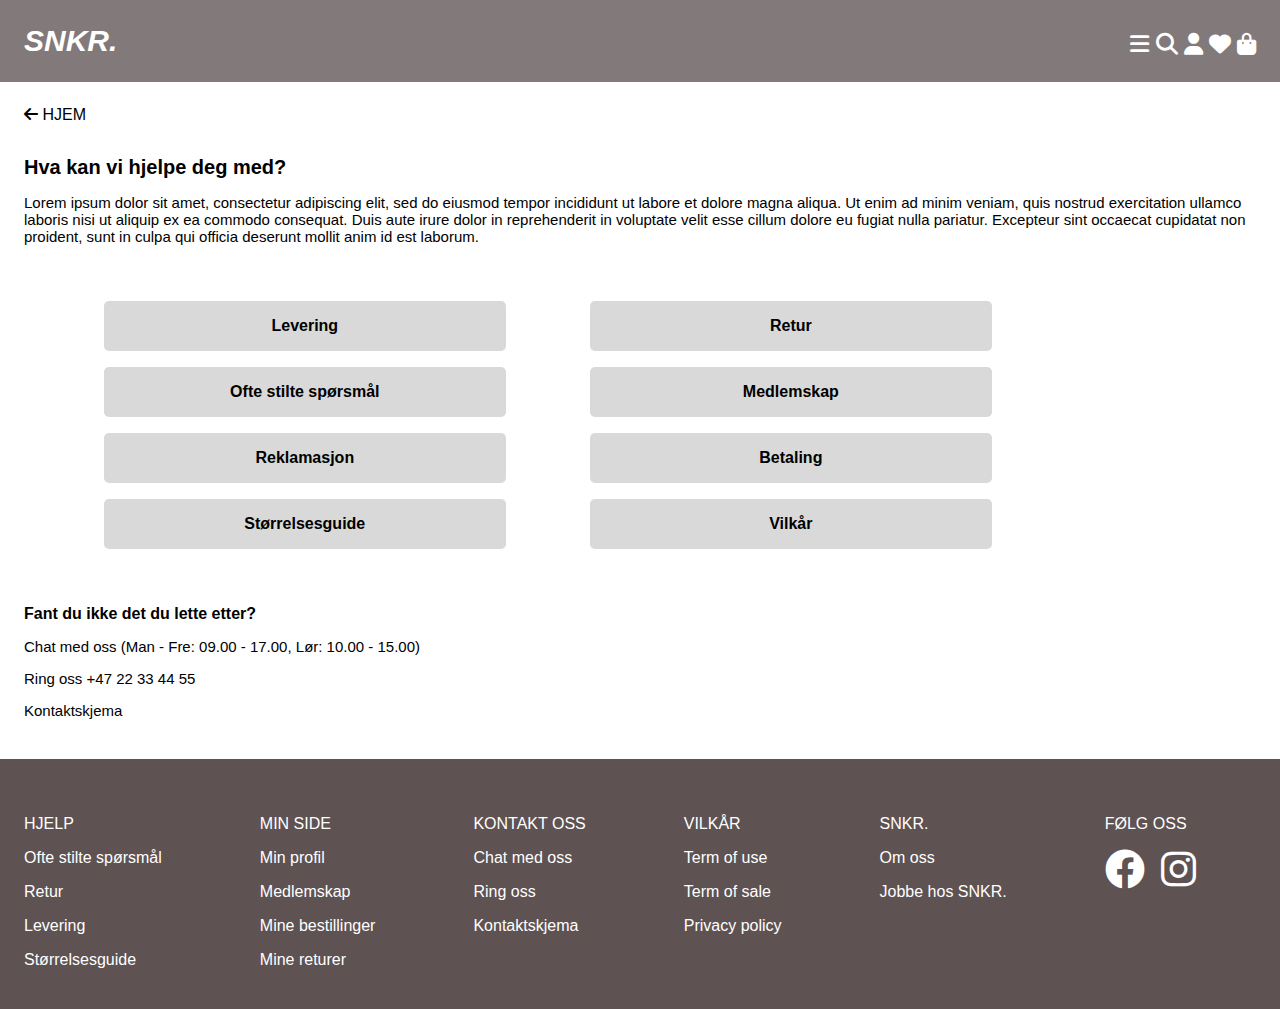
<file: hjelp.html>
<!DOCTYPE html>
<html lang="en">
<head>
    <meta charset="UTF-8">
    <meta name="viewport" content="width=device-width, initial-scale=1.0">
    <!--Generell metadata start-->
    <meta name="description" content="Trenger du hjelp? Kontakt vår kundeservice for veiledning om bestillinger, returer og mer.">
    <meta name="keywords" content="SNKR, snkr, sko, , hjelp, kundeservice, retur, frakt, bestillinger, min side, logg inn, betaling, kontaktinformasjon, størrelsesguide, 
        chat, personvern, rabatter, rabattkoder, tilbud, levering, bytte, reklamasjon, sporing, ordrebekreftelse, avbestille, ordrenummer">
    <meta name="author" content="Fitore Victoria Seferaj">
    <!--Generell metadata slutt-->
    <!--Facebook metadata start-->
    <meta property="og:title" content="SNKR hjelp og kontakt: Alle spørsmål og svar ">
    <meta property="og:url" content="https://itstud.hiof.no/~fitorevs/oblig4fvs/hjelp.html/">
    <meta property="og:description" content="Utforsk det siste innen skotrender hos SNKR. Oppdag unike design og trendy sko som lar deg uttrykke din unike stil.">
    <!--Facebook metadata slutt-->
    <link rel="stylesheet" href="https://necolas.github.io/normalize.css/8.0.1/normalize.css" type="text/css">
    <link href="css/font/css/fontawesome.css" rel="stylesheet">
    <link href="css/font/css/brands.css" rel="stylesheet">
    <link href="css/font/css/solid.css" rel="stylesheet">
    <link rel="stylesheet" href="css/style.css" type="text/css">
    <title>Hva kan vi hjelpe deg med?</title>
</head>
<body>
    <div id="grid-container">
        <!--header start-->
        <header>
            <!--Snarvei til hovedinnhold-->
            <!--ARIA-attributt-->
            <a href="#main" class="skip" role="link" aria-label="Skip to main content">Skip to main content</a>
            <!--ARIA-attributt-->
            <nav role="navigation">
                <!--Lagt til span rundt logo-->
                <span>
                    <a href="index.html" accesskey="1" id="logo">SNKR.</a>
                </span>
                <div class="icons">
                    <i id="ham" class="fa-solid fa-bars" role="button" aria-label="Open menu"></i>
                    <i class="fa-solid fa-magnifying-glass" role="button" aria-label="Search"></i>
                    <i class="fa-regular fa-user" role="button" aria-label="User"></i>
                    <i class="fa-regular fa-heart" role="button" aria-label="Favorites"></i> 
                    <i class="fa-solid fa-bag-shopping" role="button" aria-label="Shopping bag"></i>
                </div>
                <ul class="navbar">
                    <!--ARIA-attributt-->
                    <li role="menuitem"><a href="#">KVINNER</a></li>
                    <li role="menuitem"><a href="produkt.html">MENN</a></li>
                    <li role="menuitem"><a href="#">BARN</a></li>
                    <li role="menuitem"><a href="#">TILBEHØR</a></li>
                    <li role="menuitem"><a href="#">NYHETER</a></li>
                    <li role="menuitem"><a href="#">MERKER</a></li>
                    <li role="menuitem"><a href="hjelp.html">HJELP</a></li>
                    <!--Linket til analyse.html-->
                    <li role="menuitem"><a href="analyse.html">ANALYSE</a></li>
                </ul>
            </nav>
        </header>
        <!--header slutt-->
        <!--main start-->
        <main id="main">
            <!-- Navmeny ligger nå under ham-meny istedet.
            <section>
                <ul class="navigation">
                    <li><a href="#" class="navigation">KVINNER</a></li>
                    <li><a href ="produkt.html" class="navigation">MENN</a></li>
                    <li><a href="#" class="navigation">BARN</a></li>
                    <li><a href="#" class="navigation">TILBEHØR</a></li>
                    <li><a href="#" class="navigation">NYHETER</a></li>
                    <li><a href="#" class="navigation">MERKER</a></li>
                    <li><a href="hjelp.html" class="navigation">HJELP</a></li>
                </ul>
            </section>
            -->
            <span>
                <!--Lagt til tekst for ikon-->
                <!--ARIA-attributt-->
                <a href="index.html" class="left-btn"><i class="fa-solid fa-arrow-left" aria-label="Hjem-knapp"></i> HJEM</a>
            </span>
            <article>
                <!--Gjort om h2 til h1-->
                <h1 class="h1-header-help">Hva kan vi hjelpe deg med?</h1>
                <p class="p-help-2">Lorem ipsum dolor sit amet, consectetur adipiscing elit, sed do eiusmod tempor incididunt ut labore et dolore magna aliqua. Ut enim ad minim veniam, quis nostrud exercitation ullamco laboris nisi ut aliquip ex ea commodo consequat. Duis aute irure dolor in reprehenderit in voluptate velit esse cillum dolore eu fugiat nulla pariatur. Excepteur sint occaecat cupidatat non proident, sunt in culpa qui officia deserunt mollit anim id est laborum.</p>
            </article>
            <section>
                <section class="delivery-btn" aria-label="FAQ knapper">
                <a href="#" class="buttons">Levering</a>
                <a href="#" class="buttons">Retur</a>
                <a href="#" class="buttons">Ofte stilte spørsmål</a>
                <a href="#" class="buttons">Medlemskap</a>
                <a href="#" class="buttons">Reklamasjon</a>
                <a href="#" class="buttons">Betaling</a>
                <a href="#" class="buttons">Størrelsesguide</a>
                <a href="#" class="buttons">Vilkår</a>
                </section>
            </section>
            <article>
                <!--Gjort om h3 til h2-->
                <h2 class="h2-header-help">Fant du ikke det du lette etter?</h3>
                <p class="p-help">Chat med oss (Man - Fre: 09.00 - 17.00, Lør: 10.00 - 15.00)</p>
                <p class="p-help">Ring oss +47 22 33 44 55</p>
                <p class="p-help">Kontaktskjema<p>
            </article>
        </main>
        <!--main slutt-->
        <!--footer start-->
        <!--ARIA-attributt-->
        <footer class="site-footer" role="contentinfo">
            <ul class="help">
                <li><a href="hjelp.html">HJELP</a></li>
                <li><a href="#">Ofte stilte spørsmål</a></li>
                <li><a href="#">Retur</a></li>
                <li><a href="#">Levering</a></li>
                <li><a href="#">Størrelsesguide</a></li>
            </ul>
            <ul class="profile">
                <li><a href="#">MIN SIDE</a></li>
                <li><a href="#">Min profil</a></li>
                <li><a href="#">Medlemskap</a></li>
                <li><a href="#">Mine bestillinger</a></li>
                <li><a href="#">Mine returer</a></li>
            </ul>
            <ul class="contact">
                <li><a href="#">KONTAKT OSS</a></li>
                <li><a href="#">Chat med oss</a></li>
                <li><a href="#">Ring oss</a></li>
                <li><a href="#">Kontaktskjema</a></li>
            </ul>
            <ul class="terms">
                <li><a href="#">VILKÅR</a></li>
                <li><a href="#">Term of use</a></li>
                <li><a href="#">Term of sale</a></li>
                <li><a href="#">Privacy policy</a></li>
            </ul>
            <ul class="snkr">
                <li><a href="#">SNKR.</a></li>
                <li><a href="#">Om oss</a></li>
                <li><a href="#">Jobbe hos SNKR.</a></li>
            </ul>
            <ul class="social-media">
                <li><a href="#">FØLG OSS</a></li>
                <!--ARIA-attributt-->
                <li><i class="fa-brands fa-facebook" aria-label="Facebook"></i>
                <li><i class="fa-brands fa-instagram" aria-label="Instagram"></i>
            </ul>
        </footer>
        <!--footer slutt-->
    </div>
    <!--javascript for navbar-->
    <script>
        let x = document.querySelector(".navbar")
        document.getElementById("ham").addEventListener("click", (e) => {
            if (x.className === "navbar") {
                x.className += " responsive";
            } else {
                x.className = "navbar"
            }
        })
    </script>
</body>
</html>
</file>
<file: css/style.css>
body {
    margin: 0 auto;
    max-width: 1600px;
    width: 100%;
    font-family: Arial, Helvetica, sans-serif;
}

#grid-container {
    display: grid;
    grid-template-areas: "header" "main" "footer";
}


#padding {
    padding: 1rem;
}

header, main, footer {
    padding: 1.5rem;
}

header {
    /*Endret bakgrunnsfarge*/
    background-color: #827a7a;
    font-size: 1.25em;
    font-weight: 600;
    grid-area: header;
    align-items: baseline;
    justify-content: space-between;
}

header nav {
    display: flex;
    justify-content: space-between;
    position: relative;
    text-align: center;
    text-decoration: none;
}

.navigation {
    display: flex;
    justify-content: space-between;
    text-decoration: none;
    list-style: none;
    font-size: 12px;
    padding-left: 0;
    padding-bottom: 1rem;
    color: black;
}

.navbar {
    z-index: 999;
}

#logo {
    text-decoration: none;
    color: #fff;
    font-style: italic;
    /*Øket skriftstørrelse*/
    font-size: 30px;

}

.icons {
    color: #fff;
    margin-top: auto;
    /*Større fontstørrelse på ikoner i header*/
    font-size: 22px;
}

.navbar {
    display: none;
    font-size: medium;
}

.responsive {
    display: flex;
    flex-direction: column;
    position: absolute;
    background-color: whitesmoke;
    margin: 0;
    padding: 0;
    top: 40px;
    width: 100%;
    list-style: none;
}

.responsive a {
    color: rgba(21, 21, 21, 0.706);
    font-weight: 200;
    display: inline-block;
    padding: 1.5rem;
    text-decoration: none;
}

.img-size {
    max-width: 100%;
    height: auto;

}

h1 {
    font-size: 20px;
    font-weight: 100;
}

.h1-analyse {
    font-size: 30px;
    color: #5e5252;
    font-weight: bold;
}

.obs {
    font-size: 12px;
    margin-top: 0;
}

.img-btn {
    position: relative;
    width: 100%;
}

.shop-now-btn {
    /*Lagt til "SHOP NOW"-knapp på hovedbildet i forsiden*/
    position: absolute;
    bottom: 30px;
    right: 15px;
    background-color: black;
    color: white;
    text-decoration: none;
    font-size: 13px;
    padding: 0.5rem;
    height: 15px;
    width: 100px;
    text-align: center;
    float: right;
    background-color: rgba(21, 21, 21, 0.800);
}

.h2-news {
    font-size: 15px;
    margin-top: 4rem;
}

.h2-header {
    font-size: 15px;
}

.h3, .h4, .p {
    /*Øket skriftstørrelse*/
    font-size: 14px;
    margin-bottom: 0.5rem;
    margin-top: 0.5rem;
    padding-bottom: 0.5rem;
}

.p {
    margin-bottom: 2rem;
}

/*Lagt h1 for overskrift "nike" og øket skriftstørrelse*/
.h1-nike {
    font-size: 25px;
}

/*Lagt h2 for overskrift "nike air max" og øket skriftstørrelse*/
.h2-nike-air-max {
    font-size: 15px;
}

/*Gjort om h2 til h1*/
.h1-header-help {
    font-size: 20px;
    margin-top: 2rem;
    /*Lagt til font-weight*/
    font-weight: bold;
}

/*Gjort om h3 til h2*/
.h2-header-help {
    font-size: 16px;
    margin-top: 3rem;
}

.p-help {
    font-size: 15px;
}

.p-help-2 {
    font-size: 15px;
    margin-bottom: 3rem;
}

/*Lagt til brødsmule-navigasjon*/
#breadcrumbs {
    width: 100%;
}

/*Lagt til brødsmule-navigasjon*/
#breadcrumbs ul{
    display: flex;
    list-style: none;
    gap: 0.2rem;
    padding: 0;
    margin: 1rem 0;
}

a {
    text-decoration: none;
    color: black
}


.h3-related {
    padding: 0.5rem;
    margin: 0.5rem;
}

.h3-color {
    margin-top: 3rem;
}

main {
    grid-area: main;
}

main section img {
    width: 100%;
}

.skip {
    position: absolute;
    left: -10000px;
    top: auto;
    width: 1px;
    height: 1px;
    overflow: hidden;
  }

.skip:focus {
    position: static;
    width: auto;
    height: auto;
}

.left-btn {
    display: inline-block;
    text-decoration: none;
    color: black;
    /*Lagt til tekst for ikon og øket skriftstørrelse*/
    font-size: 16px;
}

.nike {
    text-decoration: none;
}

.shoe-info {
    display: inline-block;
}

.shoe-size {
    display: flex;
    justify-content: space-between;
    padding-right: 2rem;
}

.choose-size {
    font-weight: bold;
}


.product {
    float: left;
    height: auto;
}

.product-shoe {
    text-decoration: none;
    color: black;
}

.product-details {
    background-color: #f7f7f7;
    padding: 1rem;
    margin: 2rem 0;
}

.product-info {
    padding-top: 3rem;
}

.delivery-info {
    background-color: #f7f7f7;
    padding: 1rem;
    margin: 1rem 0;
    width: 400px;
}


.safe-trade {
    display: flex;
    padding: 1rem;
    background-color: #f7f7f7;
    width: 400px;
}

.offer {
    display: inline-block;
    padding: 1rem 0;
    margin: 1rem 0;
    text-decoration: none;
    /*Endret bakgrunnsfarge for større kontrast*/
    background-color: #a29999;
    color: black;
    border-radius: 5px;
    font-weight: 400;
    text-align: center;
    width: 100%;
    /*Øket skriftstørrelse*/
    font-size: 14px;
}

.read-more-btn, .sign-up-btn {
    display: inline-block;
    padding: 1rem;
    margin: 0.5rem;
    text-decoration: none;
    background-color: #D9D9D9;
    color: black;
    border-radius: 5px;
    font-weight: 400;
    font-size: 14px;
    text-align: center;
    width: 50%;
    margin-left: 5rem;
    margin-top: 0;

}

.black-btn {
    display: inline-block;
    padding: 1rem;
    text-decoration: none;
    background-color: black;
    color: #D9D9D9;
    border-radius: 5px;
    font-weight: 400;
    width: 60%;
    margin: 0.5rem 0;
    
}

.grey-btn {
    display: inline-block;
    padding: 1rem;
    text-decoration: none;
    background-color: #D9D9D9;
    color: black;
    border-radius: 5px;
    font-weight: 400;
    width: 60%;
    margin: 0.5rem 0;
}

.buttons {
    display: inline-block;
    padding: 1rem;
    text-decoration: none;
    background-color: #D9D9D9;
    color: black;
    font-weight: 550;
    border-radius: 5px;
    list-style: none;
    margin: 0.5rem 0;
    width: 50%;
    text-align: center;
    align-items: center;
    margin-left: 5rem;
}


.img {
    display: inline-block;
    grid-template-columns: auto auto auto;
    width: 40%;
    columns: 1;
}

.img2 {
    display: inline-block;
    grid-template-columns: auto auto auto;
    width: 25%;
    padding: 0.5rem;

}

.img3 {
    display: inline-block;
    grid-template-columns: auto auto auto;
    width: 40%;
    columns: 1;
}


.site-footer {
    /*Endret bakgrunnsfarge for større kontrast*/
    background-color: #5e5252;
    color: #fff;
    display: flex;
    flex-wrap: wrap;
    padding: 1rem 0 0 0;
    margin: 0;
}

.help, .profile, .contact, .terms, .snkr, .social-media {
    text-decoration: none;
    list-style: none;
    padding: 1rem;
}

.fa-facebook, .fa-instagram {
    font-weight: 100;
    font-size: 40px;
    padding: 0.5rem;
    display: inline;
    float: left;
}

footer ul li a {
    list-style: none;
    color: #fff;
    text-decoration: none;
    display: flex;
    margin-right: 50px;
    padding: 0.5rem;
    font-size: 16px;
}

/*Tabell*/
table, th, td {
    border:1px solid black;
}

@media only screen and (min-width: 600px) {
    /* Fjernet navbav (kategorier under header) og lagt til i ham-meny. 
    .navbar {
        display: none;
        flex-direction: row;
        gap: 1rem;
        list-style: none;
        margin: 0;
    }
    */

    .navigation {
        display: flex;
        font-size: medium;
        text-decoration: none;
    }

    body {
        align-items: center;
    }

    #grid-container {
        grid-template-areas: "header header header" "main main main" "footer footer footer";
        /*Lagt til rader og kolonner*/
        grid-template-columns: 1fr 1fr 1fr;
        grid-template-rows: auto auto auto;
    }

    /*"SHOP NOW"-knapp for hovedbildet på forsiden. Lagt til transparent bakgrunn og øket skriftstørrelse*/
    .shop-now-btn {
        position: absolute;
        bottom: 30px;
        right: 15px;
        background-color: black;
        color: white;
        text-decoration: none;
        font-size: 17px;
        padding: 0.5rem;
        height: 20px;
        width: 125px;
        text-align: center;
        float: right;
        background-color: rgba(21, 21, 21, 0.800);
    }
    
    .icons {
        justify-items: right;
    }

    .h1 {
        font-size: 40px
    }

    .shop-now-btn {
        margin-right: 1rem;
    }

    /*Bildestørrelse for screenshots i analyse.html*/
    .img-size {
        max-width: 30%;
        max-height: 30%;        
    }

    .product {
        float: left;
        width: 40%;
        height: auto;
        padding-right: 3rem;
    }

    .product-details {
        grid-template-columns: auto;
        /*Endret vidde*/
        width: 1220px;
    }

    .shoe-info {
        display: flex;
        flex-direction: row;
        gap: 1rem;
    }

    .black-btn, .grey-btn {
        display: flex;
        width: 300px;
    }

    .shoe-size{
        justify-content: space-between;
        width: 55%;
    }

    .safe-trade {
        display: flex;
        background-color: #f7f7f7;
        width: 400px;
    }

    .img {
        display: inline-block;
        padding: 1rem;
        width: 20%;
    }

    .img2 {
        display: inline-block;
        padding: 1rem 0;
        width: 10%;
    }

    .img3 {
        display: inline-block;
        padding: 1rem;
        width: 20%;
    }

    .buttons {
        padding: 1rem;
        width: 30%;
        align-self: center;
    }

    #medlem-lesmer {
        display: flex;
        align-items: center;
        margin-left: 8rem;
    }

    .read-more-btn, .sign-up-btn {
        display: flex;
        justify-content: center;
        padding: 1rem;
        width: 30%;
    }

    .site-footer {
        grid-area: footer;
    }
}
</file>
<file: css/font/css/brands.css>
/*!
 * Font Awesome Free 6.4.2 by @fontawesome - https://fontawesome.com
 * License - https://fontawesome.com/license/free (Icons: CC BY 4.0, Fonts: SIL OFL 1.1, Code: MIT License)
 * Copyright 2023 Fonticons, Inc.
 */
:root, :host {
  --fa-style-family-brands: 'Font Awesome 6 Brands';
  --fa-font-brands: normal 400 1em/1 'Font Awesome 6 Brands'; }

@font-face {
  font-family: 'Font Awesome 6 Brands';
  font-style: normal;
  font-weight: 400;
  font-display: block;
  src: url("../webfonts/fa-brands-400.woff2") format("woff2"), url("../webfonts/fa-brands-400.ttf") format("truetype"); }

.fab,
.fa-brands {
  font-weight: 400; }

.fa-monero:before {
  content: "\f3d0"; }

.fa-hooli:before {
  content: "\f427"; }

.fa-yelp:before {
  content: "\f1e9"; }

.fa-cc-visa:before {
  content: "\f1f0"; }

.fa-lastfm:before {
  content: "\f202"; }

.fa-shopware:before {
  content: "\f5b5"; }

.fa-creative-commons-nc:before {
  content: "\f4e8"; }

.fa-aws:before {
  content: "\f375"; }

.fa-redhat:before {
  content: "\f7bc"; }

.fa-yoast:before {
  content: "\f2b1"; }

.fa-cloudflare:before {
  content: "\e07d"; }

.fa-ups:before {
  content: "\f7e0"; }

.fa-wpexplorer:before {
  content: "\f2de"; }

.fa-dyalog:before {
  content: "\f399"; }

.fa-bity:before {
  content: "\f37a"; }

.fa-stackpath:before {
  content: "\f842"; }

.fa-buysellads:before {
  content: "\f20d"; }

.fa-first-order:before {
  content: "\f2b0"; }

.fa-modx:before {
  content: "\f285"; }

.fa-guilded:before {
  content: "\e07e"; }

.fa-vnv:before {
  content: "\f40b"; }

.fa-square-js:before {
  content: "\f3b9"; }

.fa-js-square:before {
  content: "\f3b9"; }

.fa-microsoft:before {
  content: "\f3ca"; }

.fa-qq:before {
  content: "\f1d6"; }

.fa-orcid:before {
  content: "\f8d2"; }

.fa-java:before {
  content: "\f4e4"; }

.fa-invision:before {
  content: "\f7b0"; }

.fa-creative-commons-pd-alt:before {
  content: "\f4ed"; }

.fa-centercode:before {
  content: "\f380"; }

.fa-glide-g:before {
  content: "\f2a6"; }

.fa-drupal:before {
  content: "\f1a9"; }

.fa-hire-a-helper:before {
  content: "\f3b0"; }

.fa-creative-commons-by:before {
  content: "\f4e7"; }

.fa-unity:before {
  content: "\e049"; }

.fa-whmcs:before {
  content: "\f40d"; }

.fa-rocketchat:before {
  content: "\f3e8"; }

.fa-vk:before {
  content: "\f189"; }

.fa-untappd:before {
  content: "\f405"; }

.fa-mailchimp:before {
  content: "\f59e"; }

.fa-css3-alt:before {
  content: "\f38b"; }

.fa-square-reddit:before {
  content: "\f1a2"; }

.fa-reddit-square:before {
  content: "\f1a2"; }

.fa-vimeo-v:before {
  content: "\f27d"; }

.fa-contao:before {
  content: "\f26d"; }

.fa-square-font-awesome:before {
  content: "\e5ad"; }

.fa-deskpro:before {
  content: "\f38f"; }

.fa-sistrix:before {
  content: "\f3ee"; }

.fa-square-instagram:before {
  content: "\e055"; }

.fa-instagram-square:before {
  content: "\e055"; }

.fa-battle-net:before {
  content: "\f835"; }

.fa-the-red-yeti:before {
  content: "\f69d"; }

.fa-square-hacker-news:before {
  content: "\f3af"; }

.fa-hacker-news-square:before {
  content: "\f3af"; }

.fa-edge:before {
  content: "\f282"; }

.fa-threads:before {
  content: "\e618"; }

.fa-napster:before {
  content: "\f3d2"; }

.fa-square-snapchat:before {
  content: "\f2ad"; }

.fa-snapchat-square:before {
  content: "\f2ad"; }

.fa-google-plus-g:before {
  content: "\f0d5"; }

.fa-artstation:before {
  content: "\f77a"; }

.fa-markdown:before {
  content: "\f60f"; }

.fa-sourcetree:before {
  content: "\f7d3"; }

.fa-google-plus:before {
  content: "\f2b3"; }

.fa-diaspora:before {
  content: "\f791"; }

.fa-foursquare:before {
  content: "\f180"; }

.fa-stack-overflow:before {
  content: "\f16c"; }

.fa-github-alt:before {
  content: "\f113"; }

.fa-phoenix-squadron:before {
  content: "\f511"; }

.fa-pagelines:before {
  content: "\f18c"; }

.fa-algolia:before {
  content: "\f36c"; }

.fa-red-river:before {
  content: "\f3e3"; }

.fa-creative-commons-sa:before {
  content: "\f4ef"; }

.fa-safari:before {
  content: "\f267"; }

.fa-google:before {
  content: "\f1a0"; }

.fa-square-font-awesome-stroke:before {
  content: "\f35c"; }

.fa-font-awesome-alt:before {
  content: "\f35c"; }

.fa-atlassian:before {
  content: "\f77b"; }

.fa-linkedin-in:before {
  content: "\f0e1"; }

.fa-digital-ocean:before {
  content: "\f391"; }

.fa-nimblr:before {
  content: "\f5a8"; }

.fa-chromecast:before {
  content: "\f838"; }

.fa-evernote:before {
  content: "\f839"; }

.fa-hacker-news:before {
  content: "\f1d4"; }

.fa-creative-commons-sampling:before {
  content: "\f4f0"; }

.fa-adversal:before {
  content: "\f36a"; }

.fa-creative-commons:before {
  content: "\f25e"; }

.fa-watchman-monitoring:before {
  content: "\e087"; }

.fa-fonticons:before {
  content: "\f280"; }

.fa-weixin:before {
  content: "\f1d7"; }

.fa-shirtsinbulk:before {
  content: "\f214"; }

.fa-codepen:before {
  content: "\f1cb"; }

.fa-git-alt:before {
  content: "\f841"; }

.fa-lyft:before {
  content: "\f3c3"; }

.fa-rev:before {
  content: "\f5b2"; }

.fa-windows:before {
  content: "\f17a"; }

.fa-wizards-of-the-coast:before {
  content: "\f730"; }

.fa-square-viadeo:before {
  content: "\f2aa"; }

.fa-viadeo-square:before {
  content: "\f2aa"; }

.fa-meetup:before {
  content: "\f2e0"; }

.fa-centos:before {
  content: "\f789"; }

.fa-adn:before {
  content: "\f170"; }

.fa-cloudsmith:before {
  content: "\f384"; }

.fa-pied-piper-alt:before {
  content: "\f1a8"; }

.fa-square-dribbble:before {
  content: "\f397"; }

.fa-dribbble-square:before {
  content: "\f397"; }

.fa-codiepie:before {
  content: "\f284"; }

.fa-node:before {
  content: "\f419"; }

.fa-mix:before {
  content: "\f3cb"; }

.fa-steam:before {
  content: "\f1b6"; }

.fa-cc-apple-pay:before {
  content: "\f416"; }

.fa-scribd:before {
  content: "\f28a"; }

.fa-debian:before {
  content: "\e60b"; }

.fa-openid:before {
  content: "\f19b"; }

.fa-instalod:before {
  content: "\e081"; }

.fa-expeditedssl:before {
  content: "\f23e"; }

.fa-sellcast:before {
  content: "\f2da"; }

.fa-square-twitter:before {
  content: "\f081"; }

.fa-twitter-square:before {
  content: "\f081"; }

.fa-r-project:before {
  content: "\f4f7"; }

.fa-delicious:before {
  content: "\f1a5"; }

.fa-freebsd:before {
  content: "\f3a4"; }

.fa-vuejs:before {
  content: "\f41f"; }

.fa-accusoft:before {
  content: "\f369"; }

.fa-ioxhost:before {
  content: "\f208"; }

.fa-fonticons-fi:before {
  content: "\f3a2"; }

.fa-app-store:before {
  content: "\f36f"; }

.fa-cc-mastercard:before {
  content: "\f1f1"; }

.fa-itunes-note:before {
  content: "\f3b5"; }

.fa-golang:before {
  content: "\e40f"; }

.fa-kickstarter:before {
  content: "\f3bb"; }

.fa-grav:before {
  content: "\f2d6"; }

.fa-weibo:before {
  content: "\f18a"; }

.fa-uncharted:before {
  content: "\e084"; }

.fa-firstdraft:before {
  content: "\f3a1"; }

.fa-square-youtube:before {
  content: "\f431"; }

.fa-youtube-square:before {
  content: "\f431"; }

.fa-wikipedia-w:before {
  content: "\f266"; }

.fa-wpressr:before {
  content: "\f3e4"; }

.fa-rendact:before {
  content: "\f3e4"; }

.fa-angellist:before {
  content: "\f209"; }

.fa-galactic-republic:before {
  content: "\f50c"; }

.fa-nfc-directional:before {
  content: "\e530"; }

.fa-skype:before {
  content: "\f17e"; }

.fa-joget:before {
  content: "\f3b7"; }

.fa-fedora:before {
  content: "\f798"; }

.fa-stripe-s:before {
  content: "\f42a"; }

.fa-meta:before {
  content: "\e49b"; }

.fa-laravel:before {
  content: "\f3bd"; }

.fa-hotjar:before {
  content: "\f3b1"; }

.fa-bluetooth-b:before {
  content: "\f294"; }

.fa-sticker-mule:before {
  content: "\f3f7"; }

.fa-creative-commons-zero:before {
  content: "\f4f3"; }

.fa-hips:before {
  content: "\f452"; }

.fa-behance:before {
  content: "\f1b4"; }

.fa-reddit:before {
  content: "\f1a1"; }

.fa-discord:before {
  content: "\f392"; }

.fa-chrome:before {
  content: "\f268"; }

.fa-app-store-ios:before {
  content: "\f370"; }

.fa-cc-discover:before {
  content: "\f1f2"; }

.fa-wpbeginner:before {
  content: "\f297"; }

.fa-confluence:before {
  content: "\f78d"; }

.fa-mdb:before {
  content: "\f8ca"; }

.fa-dochub:before {
  content: "\f394"; }

.fa-accessible-icon:before {
  content: "\f368"; }

.fa-ebay:before {
  content: "\f4f4"; }

.fa-amazon:before {
  content: "\f270"; }

.fa-unsplash:before {
  content: "\e07c"; }

.fa-yarn:before {
  content: "\f7e3"; }

.fa-square-steam:before {
  content: "\f1b7"; }

.fa-steam-square:before {
  content: "\f1b7"; }

.fa-500px:before {
  content: "\f26e"; }

.fa-square-vimeo:before {
  content: "\f194"; }

.fa-vimeo-square:before {
  content: "\f194"; }

.fa-asymmetrik:before {
  content: "\f372"; }

.fa-font-awesome:before {
  content: "\f2b4"; }

.fa-font-awesome-flag:before {
  content: "\f2b4"; }

.fa-font-awesome-logo-full:before {
  content: "\f2b4"; }

.fa-gratipay:before {
  content: "\f184"; }

.fa-apple:before {
  content: "\f179"; }

.fa-hive:before {
  content: "\e07f"; }

.fa-gitkraken:before {
  content: "\f3a6"; }

.fa-keybase:before {
  content: "\f4f5"; }

.fa-apple-pay:before {
  content: "\f415"; }

.fa-padlet:before {
  content: "\e4a0"; }

.fa-amazon-pay:before {
  content: "\f42c"; }

.fa-square-github:before {
  content: "\f092"; }

.fa-github-square:before {
  content: "\f092"; }

.fa-stumbleupon:before {
  content: "\f1a4"; }

.fa-fedex:before {
  content: "\f797"; }

.fa-phoenix-framework:before {
  content: "\f3dc"; }

.fa-shopify:before {
  content: "\e057"; }

.fa-neos:before {
  content: "\f612"; }

.fa-square-threads:before {
  content: "\e619"; }

.fa-hackerrank:before {
  content: "\f5f7"; }

.fa-researchgate:before {
  content: "\f4f8"; }

.fa-swift:before {
  content: "\f8e1"; }

.fa-angular:before {
  content: "\f420"; }

.fa-speakap:before {
  content: "\f3f3"; }

.fa-angrycreative:before {
  content: "\f36e"; }

.fa-y-combinator:before {
  content: "\f23b"; }

.fa-empire:before {
  content: "\f1d1"; }

.fa-envira:before {
  content: "\f299"; }

.fa-square-gitlab:before {
  content: "\e5ae"; }

.fa-gitlab-square:before {
  content: "\e5ae"; }

.fa-studiovinari:before {
  content: "\f3f8"; }

.fa-pied-piper:before {
  content: "\f2ae"; }

.fa-wordpress:before {
  content: "\f19a"; }

.fa-product-hunt:before {
  content: "\f288"; }

.fa-firefox:before {
  content: "\f269"; }

.fa-linode:before {
  content: "\f2b8"; }

.fa-goodreads:before {
  content: "\f3a8"; }

.fa-square-odnoklassniki:before {
  content: "\f264"; }

.fa-odnoklassniki-square:before {
  content: "\f264"; }

.fa-jsfiddle:before {
  content: "\f1cc"; }

.fa-sith:before {
  content: "\f512"; }

.fa-themeisle:before {
  content: "\f2b2"; }

.fa-page4:before {
  content: "\f3d7"; }

.fa-hashnode:before {
  content: "\e499"; }

.fa-react:before {
  content: "\f41b"; }

.fa-cc-paypal:before {
  content: "\f1f4"; }

.fa-squarespace:before {
  content: "\f5be"; }

.fa-cc-stripe:before {
  content: "\f1f5"; }

.fa-creative-commons-share:before {
  content: "\f4f2"; }

.fa-bitcoin:before {
  content: "\f379"; }

.fa-keycdn:before {
  content: "\f3ba"; }

.fa-opera:before {
  content: "\f26a"; }

.fa-itch-io:before {
  content: "\f83a"; }

.fa-umbraco:before {
  content: "\f8e8"; }

.fa-galactic-senate:before {
  content: "\f50d"; }

.fa-ubuntu:before {
  content: "\f7df"; }

.fa-draft2digital:before {
  content: "\f396"; }

.fa-stripe:before {
  content: "\f429"; }

.fa-houzz:before {
  content: "\f27c"; }

.fa-gg:before {
  content: "\f260"; }

.fa-dhl:before {
  content: "\f790"; }

.fa-square-pinterest:before {
  content: "\f0d3"; }

.fa-pinterest-square:before {
  content: "\f0d3"; }

.fa-xing:before {
  content: "\f168"; }

.fa-blackberry:before {
  content: "\f37b"; }

.fa-creative-commons-pd:before {
  content: "\f4ec"; }

.fa-playstation:before {
  content: "\f3df"; }

.fa-quinscape:before {
  content: "\f459"; }

.fa-less:before {
  content: "\f41d"; }

.fa-blogger-b:before {
  content: "\f37d"; }

.fa-opencart:before {
  content: "\f23d"; }

.fa-vine:before {
  content: "\f1ca"; }

.fa-paypal:before {
  content: "\f1ed"; }

.fa-gitlab:before {
  content: "\f296"; }

.fa-typo3:before {
  content: "\f42b"; }

.fa-reddit-alien:before {
  content: "\f281"; }

.fa-yahoo:before {
  content: "\f19e"; }

.fa-dailymotion:before {
  content: "\e052"; }

.fa-affiliatetheme:before {
  content: "\f36b"; }

.fa-pied-piper-pp:before {
  content: "\f1a7"; }

.fa-bootstrap:before {
  content: "\f836"; }

.fa-odnoklassniki:before {
  content: "\f263"; }

.fa-nfc-symbol:before {
  content: "\e531"; }

.fa-ethereum:before {
  content: "\f42e"; }

.fa-speaker-deck:before {
  content: "\f83c"; }

.fa-creative-commons-nc-eu:before {
  content: "\f4e9"; }

.fa-patreon:before {
  content: "\f3d9"; }

.fa-avianex:before {
  content: "\f374"; }

.fa-ello:before {
  content: "\f5f1"; }

.fa-gofore:before {
  content: "\f3a7"; }

.fa-bimobject:before {
  content: "\f378"; }

.fa-facebook-f:before {
  content: "\f39e"; }

.fa-square-google-plus:before {
  content: "\f0d4"; }

.fa-google-plus-square:before {
  content: "\f0d4"; }

.fa-mandalorian:before {
  content: "\f50f"; }

.fa-first-order-alt:before {
  content: "\f50a"; }

.fa-osi:before {
  content: "\f41a"; }

.fa-google-wallet:before {
  content: "\f1ee"; }

.fa-d-and-d-beyond:before {
  content: "\f6ca"; }

.fa-periscope:before {
  content: "\f3da"; }

.fa-fulcrum:before {
  content: "\f50b"; }

.fa-cloudscale:before {
  content: "\f383"; }

.fa-forumbee:before {
  content: "\f211"; }

.fa-mizuni:before {
  content: "\f3cc"; }

.fa-schlix:before {
  content: "\f3ea"; }

.fa-square-xing:before {
  content: "\f169"; }

.fa-xing-square:before {
  content: "\f169"; }

.fa-bandcamp:before {
  content: "\f2d5"; }

.fa-wpforms:before {
  content: "\f298"; }

.fa-cloudversify:before {
  content: "\f385"; }

.fa-usps:before {
  content: "\f7e1"; }

.fa-megaport:before {
  content: "\f5a3"; }

.fa-magento:before {
  content: "\f3c4"; }

.fa-spotify:before {
  content: "\f1bc"; }

.fa-optin-monster:before {
  content: "\f23c"; }

.fa-fly:before {
  content: "\f417"; }

.fa-aviato:before {
  content: "\f421"; }

.fa-itunes:before {
  content: "\f3b4"; }

.fa-cuttlefish:before {
  content: "\f38c"; }

.fa-blogger:before {
  content: "\f37c"; }

.fa-flickr:before {
  content: "\f16e"; }

.fa-viber:before {
  content: "\f409"; }

.fa-soundcloud:before {
  content: "\f1be"; }

.fa-digg:before {
  content: "\f1a6"; }

.fa-tencent-weibo:before {
  content: "\f1d5"; }

.fa-symfony:before {
  content: "\f83d"; }

.fa-maxcdn:before {
  content: "\f136"; }

.fa-etsy:before {
  content: "\f2d7"; }

.fa-facebook-messenger:before {
  content: "\f39f"; }

.fa-audible:before {
  content: "\f373"; }

.fa-think-peaks:before {
  content: "\f731"; }

.fa-bilibili:before {
  content: "\e3d9"; }

.fa-erlang:before {
  content: "\f39d"; }

.fa-x-twitter:before {
  content: "\e61b"; }

.fa-cotton-bureau:before {
  content: "\f89e"; }

.fa-dashcube:before {
  content: "\f210"; }

.fa-42-group:before {
  content: "\e080"; }

.fa-innosoft:before {
  content: "\e080"; }

.fa-stack-exchange:before {
  content: "\f18d"; }

.fa-elementor:before {
  content: "\f430"; }

.fa-square-pied-piper:before {
  content: "\e01e"; }

.fa-pied-piper-square:before {
  content: "\e01e"; }

.fa-creative-commons-nd:before {
  content: "\f4eb"; }

.fa-palfed:before {
  content: "\f3d8"; }

.fa-superpowers:before {
  content: "\f2dd"; }

.fa-resolving:before {
  content: "\f3e7"; }

.fa-xbox:before {
  content: "\f412"; }

.fa-searchengin:before {
  content: "\f3eb"; }

.fa-tiktok:before {
  content: "\e07b"; }

.fa-square-facebook:before {
  content: "\f082"; }

.fa-facebook-square:before {
  content: "\f082"; }

.fa-renren:before {
  content: "\f18b"; }

.fa-linux:before {
  content: "\f17c"; }

.fa-glide:before {
  content: "\f2a5"; }

.fa-linkedin:before {
  content: "\f08c"; }

.fa-hubspot:before {
  content: "\f3b2"; }

.fa-deploydog:before {
  content: "\f38e"; }

.fa-twitch:before {
  content: "\f1e8"; }

.fa-ravelry:before {
  content: "\f2d9"; }

.fa-mixer:before {
  content: "\e056"; }

.fa-square-lastfm:before {
  content: "\f203"; }

.fa-lastfm-square:before {
  content: "\f203"; }

.fa-vimeo:before {
  content: "\f40a"; }

.fa-mendeley:before {
  content: "\f7b3"; }

.fa-uniregistry:before {
  content: "\f404"; }

.fa-figma:before {
  content: "\f799"; }

.fa-creative-commons-remix:before {
  content: "\f4ee"; }

.fa-cc-amazon-pay:before {
  content: "\f42d"; }

.fa-dropbox:before {
  content: "\f16b"; }

.fa-instagram:before {
  content: "\f16d"; }

.fa-cmplid:before {
  content: "\e360"; }

.fa-facebook:before {
  content: "\f09a"; }

.fa-gripfire:before {
  content: "\f3ac"; }

.fa-jedi-order:before {
  content: "\f50e"; }

.fa-uikit:before {
  content: "\f403"; }

.fa-fort-awesome-alt:before {
  content: "\f3a3"; }

.fa-phabricator:before {
  content: "\f3db"; }

.fa-ussunnah:before {
  content: "\f407"; }

.fa-earlybirds:before {
  content: "\f39a"; }

.fa-trade-federation:before {
  content: "\f513"; }

.fa-autoprefixer:before {
  content: "\f41c"; }

.fa-whatsapp:before {
  content: "\f232"; }

.fa-slideshare:before {
  content: "\f1e7"; }

.fa-google-play:before {
  content: "\f3ab"; }

.fa-viadeo:before {
  content: "\f2a9"; }

.fa-line:before {
  content: "\f3c0"; }

.fa-google-drive:before {
  content: "\f3aa"; }

.fa-servicestack:before {
  content: "\f3ec"; }

.fa-simplybuilt:before {
  content: "\f215"; }

.fa-bitbucket:before {
  content: "\f171"; }

.fa-imdb:before {
  content: "\f2d8"; }

.fa-deezer:before {
  content: "\e077"; }

.fa-raspberry-pi:before {
  content: "\f7bb"; }

.fa-jira:before {
  content: "\f7b1"; }

.fa-docker:before {
  content: "\f395"; }

.fa-screenpal:before {
  content: "\e570"; }

.fa-bluetooth:before {
  content: "\f293"; }

.fa-gitter:before {
  content: "\f426"; }

.fa-d-and-d:before {
  content: "\f38d"; }

.fa-microblog:before {
  content: "\e01a"; }

.fa-cc-diners-club:before {
  content: "\f24c"; }

.fa-gg-circle:before {
  content: "\f261"; }

.fa-pied-piper-hat:before {
  content: "\f4e5"; }

.fa-kickstarter-k:before {
  content: "\f3bc"; }

.fa-yandex:before {
  content: "\f413"; }

.fa-readme:before {
  content: "\f4d5"; }

.fa-html5:before {
  content: "\f13b"; }

.fa-sellsy:before {
  content: "\f213"; }

.fa-sass:before {
  content: "\f41e"; }

.fa-wirsindhandwerk:before {
  content: "\e2d0"; }

.fa-wsh:before {
  content: "\e2d0"; }

.fa-buromobelexperte:before {
  content: "\f37f"; }

.fa-salesforce:before {
  content: "\f83b"; }

.fa-octopus-deploy:before {
  content: "\e082"; }

.fa-medapps:before {
  content: "\f3c6"; }

.fa-ns8:before {
  content: "\f3d5"; }

.fa-pinterest-p:before {
  content: "\f231"; }

.fa-apper:before {
  content: "\f371"; }

.fa-fort-awesome:before {
  content: "\f286"; }

.fa-waze:before {
  content: "\f83f"; }

.fa-cc-jcb:before {
  content: "\f24b"; }

.fa-snapchat:before {
  content: "\f2ab"; }

.fa-snapchat-ghost:before {
  content: "\f2ab"; }

.fa-fantasy-flight-games:before {
  content: "\f6dc"; }

.fa-rust:before {
  content: "\e07a"; }

.fa-wix:before {
  content: "\f5cf"; }

.fa-square-behance:before {
  content: "\f1b5"; }

.fa-behance-square:before {
  content: "\f1b5"; }

.fa-supple:before {
  content: "\f3f9"; }

.fa-rebel:before {
  content: "\f1d0"; }

.fa-css3:before {
  content: "\f13c"; }

.fa-staylinked:before {
  content: "\f3f5"; }

.fa-kaggle:before {
  content: "\f5fa"; }

.fa-space-awesome:before {
  content: "\e5ac"; }

.fa-deviantart:before {
  content: "\f1bd"; }

.fa-cpanel:before {
  content: "\f388"; }

.fa-goodreads-g:before {
  content: "\f3a9"; }

.fa-square-git:before {
  content: "\f1d2"; }

.fa-git-square:before {
  content: "\f1d2"; }

.fa-square-tumblr:before {
  content: "\f174"; }

.fa-tumblr-square:before {
  content: "\f174"; }

.fa-trello:before {
  content: "\f181"; }

.fa-creative-commons-nc-jp:before {
  content: "\f4ea"; }

.fa-get-pocket:before {
  content: "\f265"; }

.fa-perbyte:before {
  content: "\e083"; }

.fa-grunt:before {
  content: "\f3ad"; }

.fa-weebly:before {
  content: "\f5cc"; }

.fa-connectdevelop:before {
  content: "\f20e"; }

.fa-leanpub:before {
  content: "\f212"; }

.fa-black-tie:before {
  content: "\f27e"; }

.fa-themeco:before {
  content: "\f5c6"; }

.fa-python:before {
  content: "\f3e2"; }

.fa-android:before {
  content: "\f17b"; }

.fa-bots:before {
  content: "\e340"; }

.fa-free-code-camp:before {
  content: "\f2c5"; }

.fa-hornbill:before {
  content: "\f592"; }

.fa-js:before {
  content: "\f3b8"; }

.fa-ideal:before {
  content: "\e013"; }

.fa-git:before {
  content: "\f1d3"; }

.fa-dev:before {
  content: "\f6cc"; }

.fa-sketch:before {
  content: "\f7c6"; }

.fa-yandex-international:before {
  content: "\f414"; }

.fa-cc-amex:before {
  content: "\f1f3"; }

.fa-uber:before {
  content: "\f402"; }

.fa-github:before {
  content: "\f09b"; }

.fa-php:before {
  content: "\f457"; }

.fa-alipay:before {
  content: "\f642"; }

.fa-youtube:before {
  content: "\f167"; }

.fa-skyatlas:before {
  content: "\f216"; }

.fa-firefox-browser:before {
  content: "\e007"; }

.fa-replyd:before {
  content: "\f3e6"; }

.fa-suse:before {
  content: "\f7d6"; }

.fa-jenkins:before {
  content: "\f3b6"; }

.fa-twitter:before {
  content: "\f099"; }

.fa-rockrms:before {
  content: "\f3e9"; }

.fa-pinterest:before {
  content: "\f0d2"; }

.fa-buffer:before {
  content: "\f837"; }

.fa-npm:before {
  content: "\f3d4"; }

.fa-yammer:before {
  content: "\f840"; }

.fa-btc:before {
  content: "\f15a"; }

.fa-dribbble:before {
  content: "\f17d"; }

.fa-stumbleupon-circle:before {
  content: "\f1a3"; }

.fa-internet-explorer:before {
  content: "\f26b"; }

.fa-stubber:before {
  content: "\e5c7"; }

.fa-telegram:before {
  content: "\f2c6"; }

.fa-telegram-plane:before {
  content: "\f2c6"; }

.fa-old-republic:before {
  content: "\f510"; }

.fa-odysee:before {
  content: "\e5c6"; }

.fa-square-whatsapp:before {
  content: "\f40c"; }

.fa-whatsapp-square:before {
  content: "\f40c"; }

.fa-node-js:before {
  content: "\f3d3"; }

.fa-edge-legacy:before {
  content: "\e078"; }

.fa-slack:before {
  content: "\f198"; }

.fa-slack-hash:before {
  content: "\f198"; }

.fa-medrt:before {
  content: "\f3c8"; }

.fa-usb:before {
  content: "\f287"; }

.fa-tumblr:before {
  content: "\f173"; }

.fa-vaadin:before {
  content: "\f408"; }

.fa-quora:before {
  content: "\f2c4"; }

.fa-square-x-twitter:before {
  content: "\e61a"; }

.fa-reacteurope:before {
  content: "\f75d"; }

.fa-medium:before {
  content: "\f23a"; }

.fa-medium-m:before {
  content: "\f23a"; }

.fa-amilia:before {
  content: "\f36d"; }

.fa-mixcloud:before {
  content: "\f289"; }

.fa-flipboard:before {
  content: "\f44d"; }

.fa-viacoin:before {
  content: "\f237"; }

.fa-critical-role:before {
  content: "\f6c9"; }

.fa-sitrox:before {
  content: "\e44a"; }

.fa-discourse:before {
  content: "\f393"; }

.fa-joomla:before {
  content: "\f1aa"; }

.fa-mastodon:before {
  content: "\f4f6"; }

.fa-airbnb:before {
  content: "\f834"; }

.fa-wolf-pack-battalion:before {
  content: "\f514"; }

.fa-buy-n-large:before {
  content: "\f8a6"; }

.fa-gulp:before {
  content: "\f3ae"; }

.fa-creative-commons-sampling-plus:before {
  content: "\f4f1"; }

.fa-strava:before {
  content: "\f428"; }

.fa-ember:before {
  content: "\f423"; }

.fa-canadian-maple-leaf:before {
  content: "\f785"; }

.fa-teamspeak:before {
  content: "\f4f9"; }

.fa-pushed:before {
  content: "\f3e1"; }

.fa-wordpress-simple:before {
  content: "\f411"; }

.fa-nutritionix:before {
  content: "\f3d6"; }

.fa-wodu:before {
  content: "\e088"; }

.fa-google-pay:before {
  content: "\e079"; }

.fa-intercom:before {
  content: "\f7af"; }

.fa-zhihu:before {
  content: "\f63f"; }

.fa-korvue:before {
  content: "\f42f"; }

.fa-pix:before {
  content: "\e43a"; }

.fa-steam-symbol:before {
  content: "\f3f6"; }
</file>
<file: css/font/css/solid.css>
/*!
 * Font Awesome Free 6.4.2 by @fontawesome - https://fontawesome.com
 * License - https://fontawesome.com/license/free (Icons: CC BY 4.0, Fonts: SIL OFL 1.1, Code: MIT License)
 * Copyright 2023 Fonticons, Inc.
 */
:root, :host {
  --fa-style-family-classic: 'Font Awesome 6 Free';
  --fa-font-solid: normal 900 1em/1 'Font Awesome 6 Free'; }

@font-face {
  font-family: 'Font Awesome 6 Free';
  font-style: normal;
  font-weight: 900;
  font-display: block;
  src: url("../webfonts/fa-solid-900.woff2") format("woff2"), url("../webfonts/fa-solid-900.ttf") format("truetype"); }

.fas,
.fa-solid {
  font-weight: 900; }
</file>
